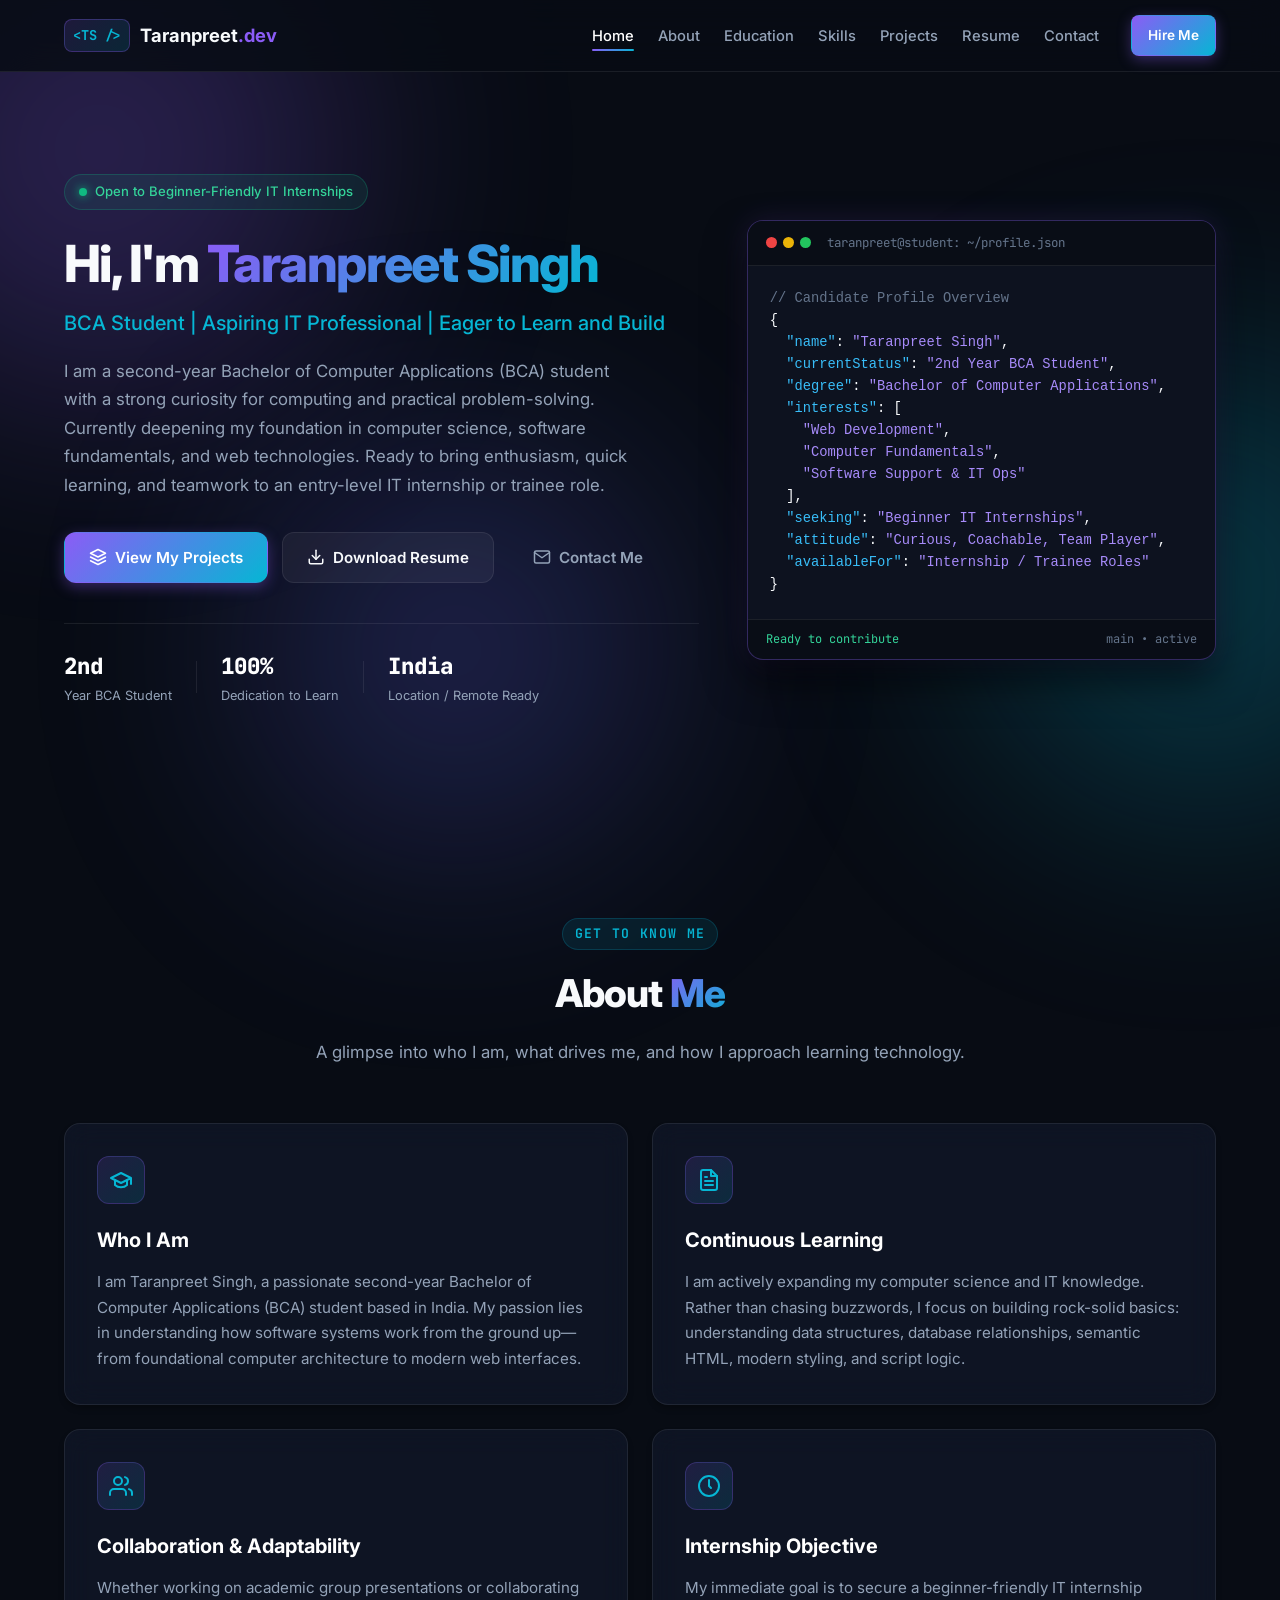
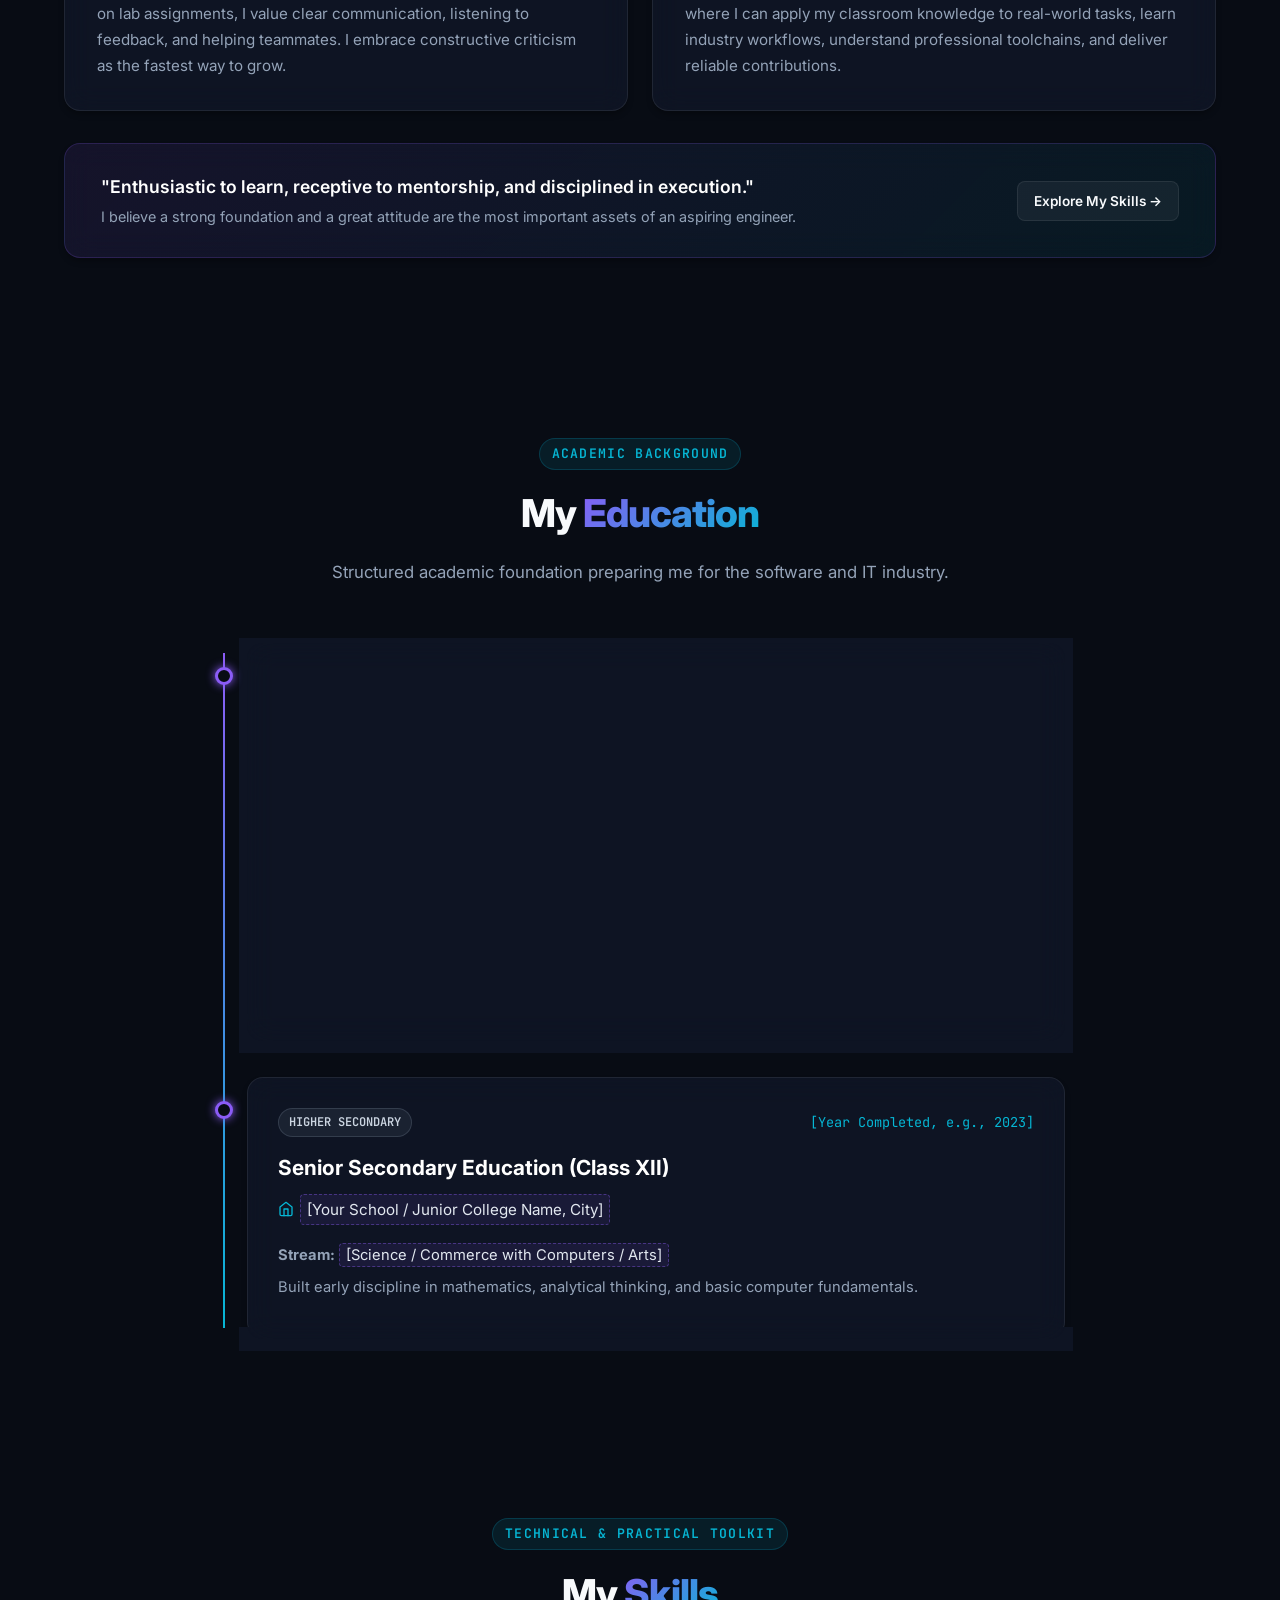
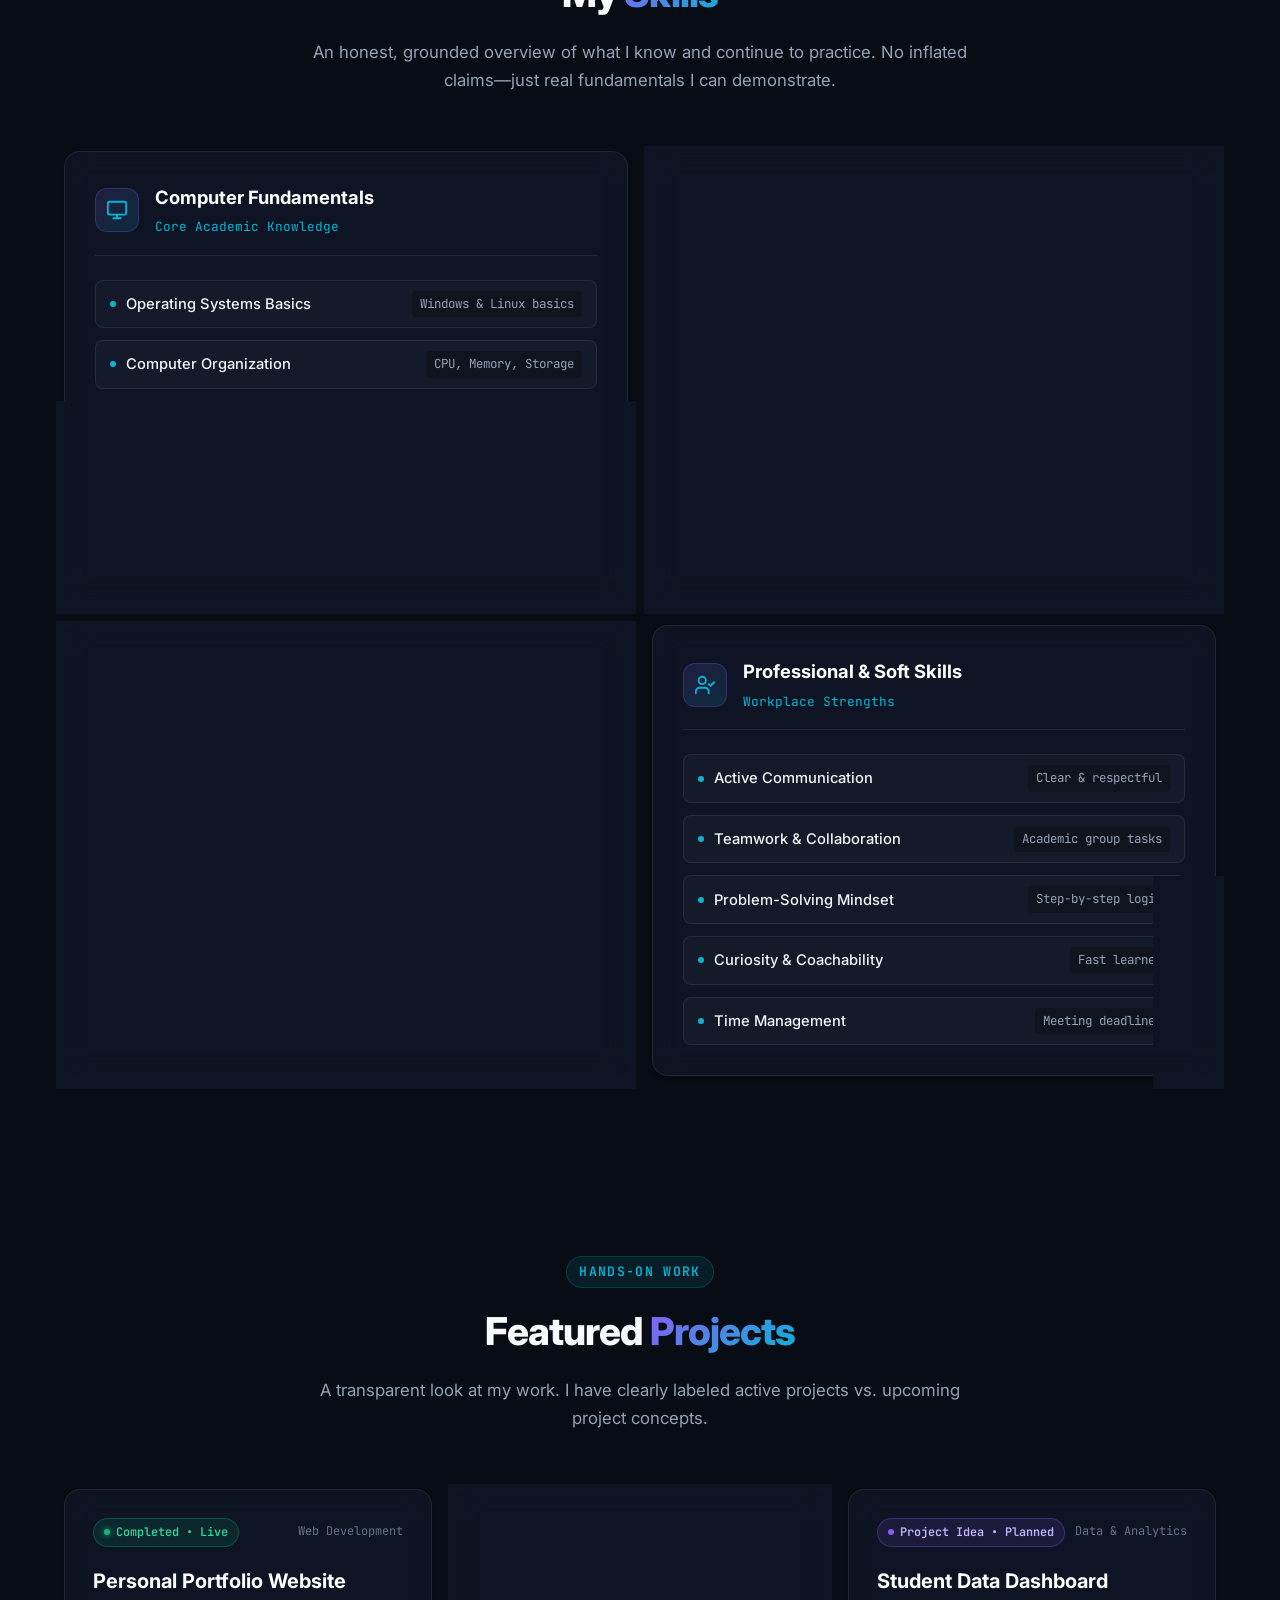
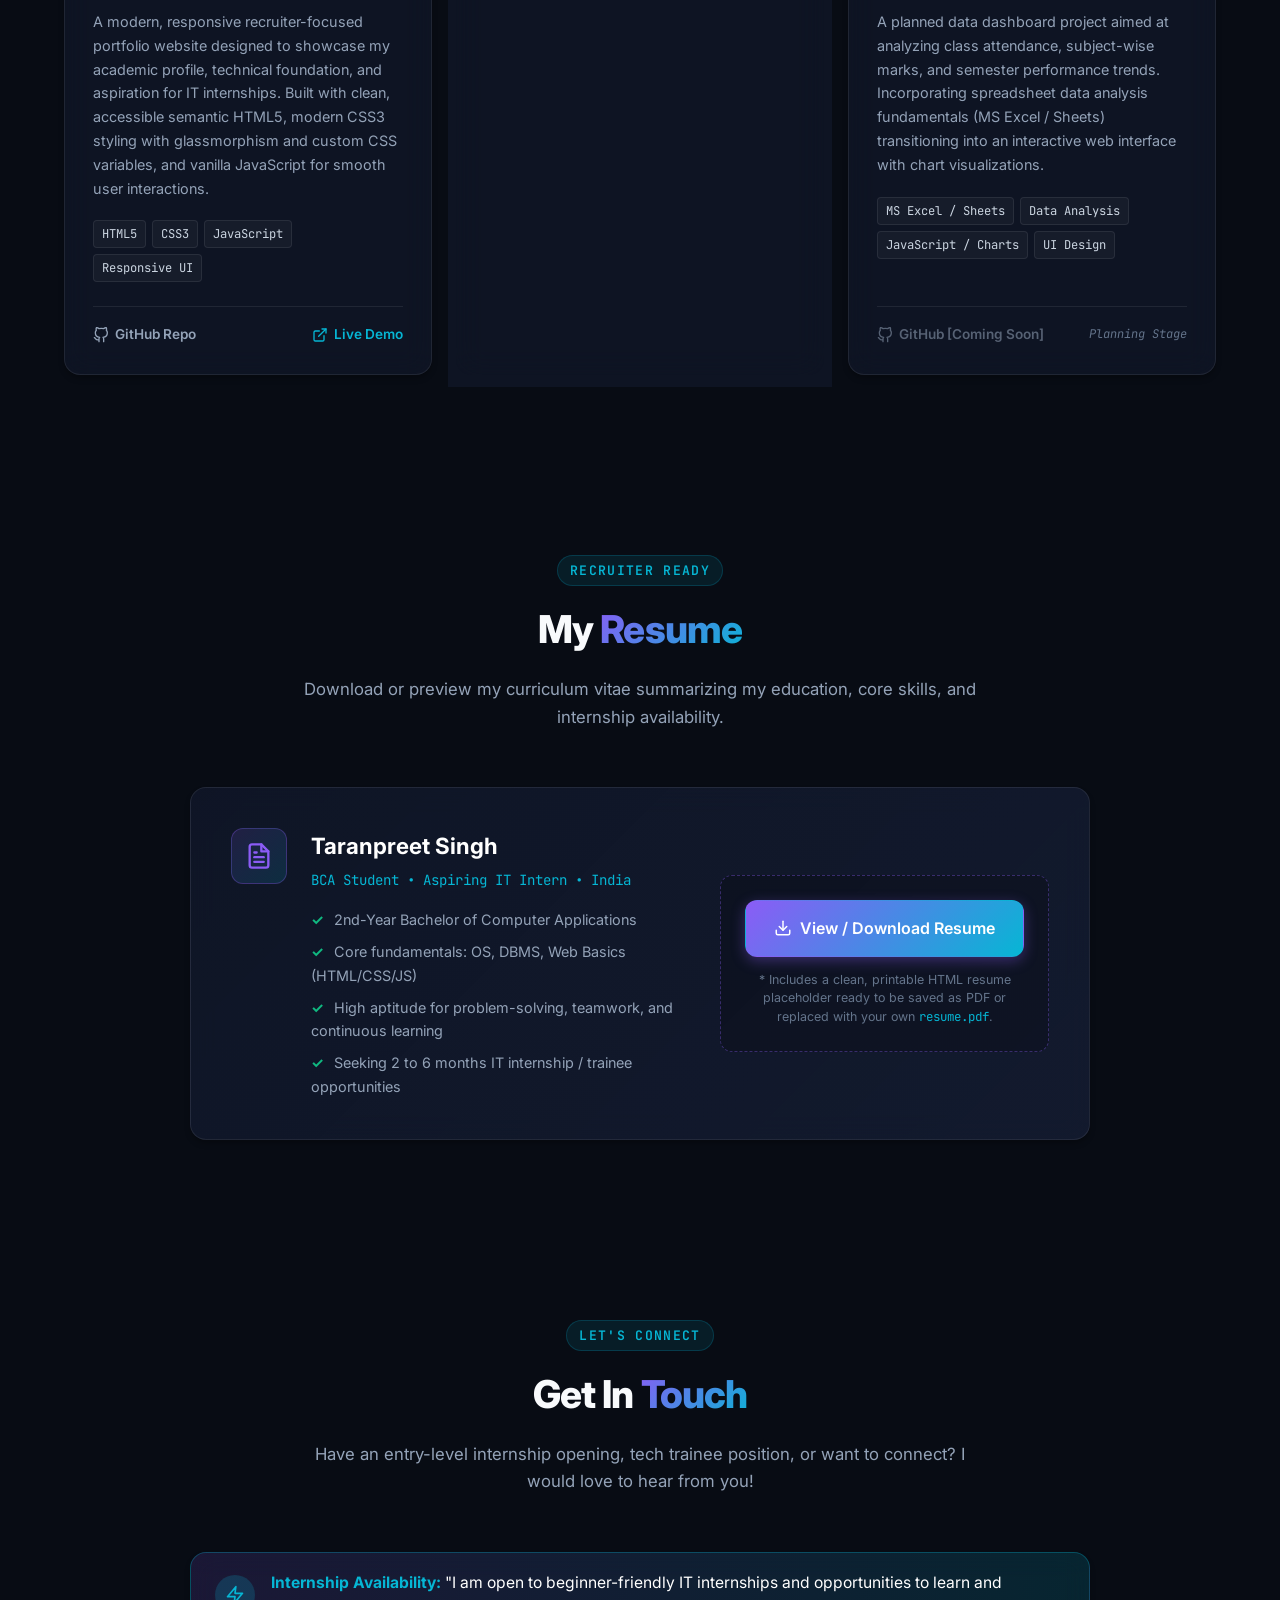
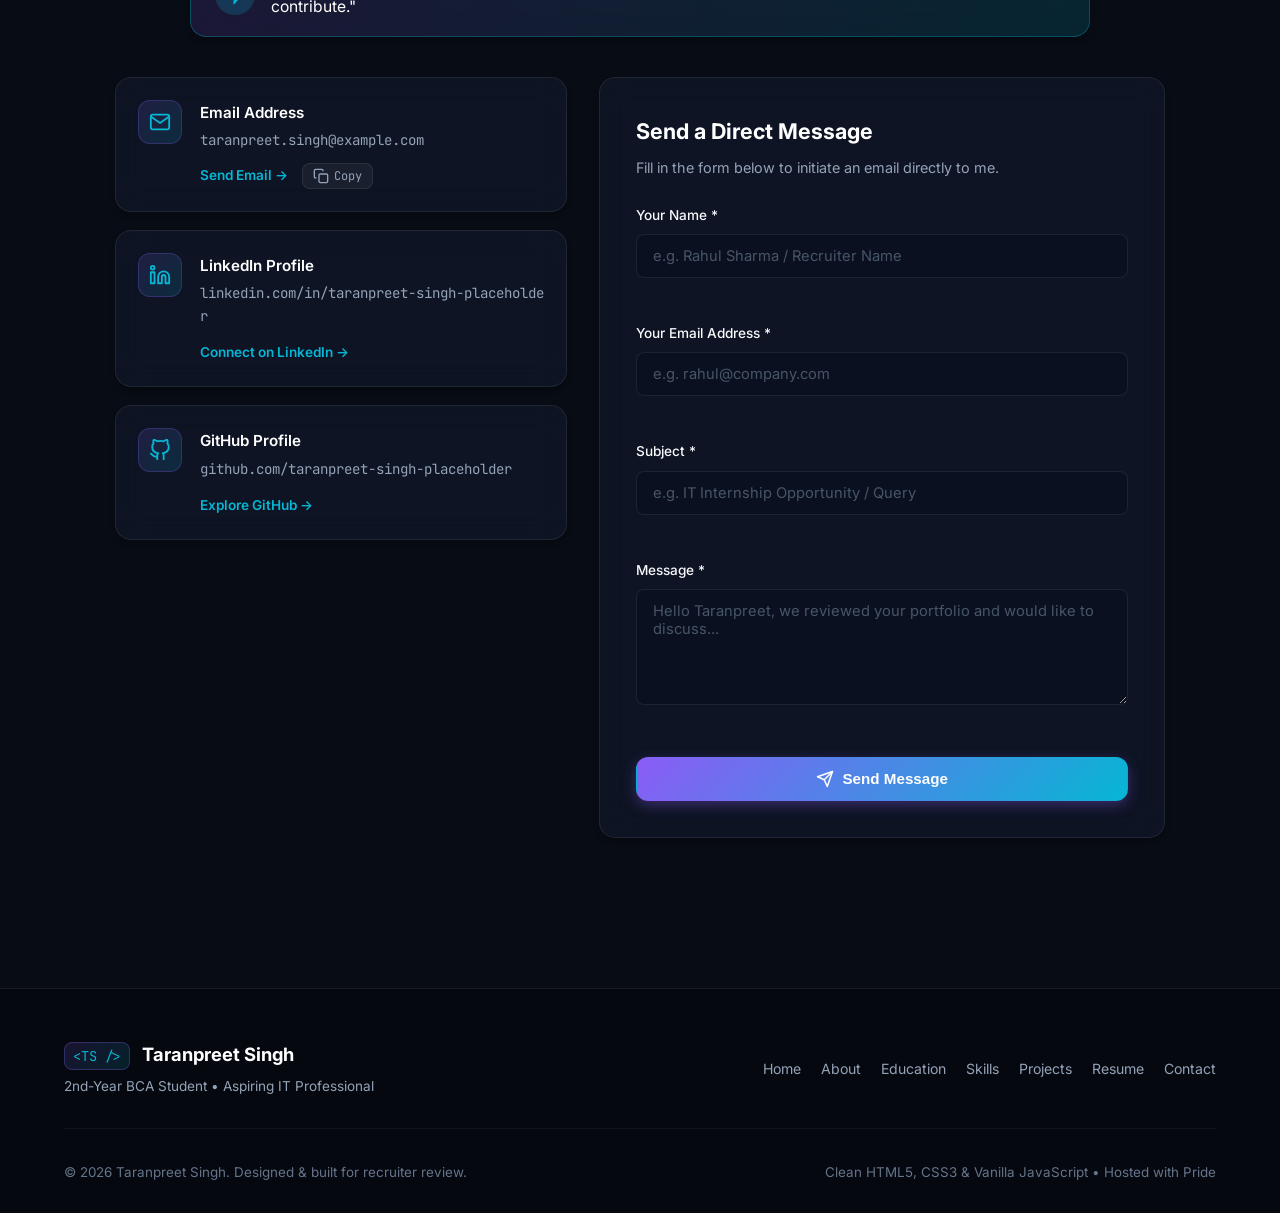
<file: Taran/index.html>
<!DOCTYPE html>
<html lang="en">
<head>
  <meta charset="UTF-8">
  <meta name="viewport" content="width=device-width, initial-scale=1.0">
  <meta http-equiv="X-UA-Compatible" content="ie=edge">
  
  <!-- Primary Meta Tags -->
  <title>Taranpreet Singh | BCA Student & Aspiring IT Professional</title>
  <meta name="title" content="Taranpreet Singh | BCA Student & Aspiring IT Professional">
  <meta name="description" content="Portfolio of Taranpreet Singh, a 2nd-year BCA student seeking beginner-friendly IT internships. Explore my technical skills, academic projects, and contact info.">
  <meta name="keywords" content="Taranpreet Singh, BCA Student, IT Intern, Web Development, Computer Applications, India, Resume, Portfolio">
  <meta name="author" content="Taranpreet Singh">

  <!-- Open Graph / Facebook / LinkedIn -->
  <meta property="og:type" content="website">
  <meta property="og:url" content="https://yourportfolio.com/">
  <meta property="og:title" content="Taranpreet Singh | BCA Student & Aspiring IT Professional">
  <meta property="og:description" content="2nd-year BCA student eager to learn, contribute, and solve real-world problems. Seeking beginner-friendly IT internships.">

  <!-- Google Fonts: Inter & JetBrains Mono -->
  <link rel="preconnect" href="https://fonts.googleapis.com">
  <link rel="preconnect" href="https://fonts.gstatic.com" crossorigin>
  <link href="https://fonts.googleapis.com/css2?family=Inter:wght@300;400;500;600;700;800&family=JetBrains+Mono:wght@400;500;600&display=swap" rel="stylesheet">

  <!-- Main Stylesheet -->
  <link rel="stylesheet" href="css/style.css">
</head>
<body>

  <!-- Background Ambient Glow Blobs -->
  <div class="glow-orb orb-1" aria-hidden="true"></div>
  <div class="glow-orb orb-2" aria-hidden="true"></div>
  <div class="glow-orb orb-3" aria-hidden="true"></div>

  <!-- Header / Navigation -->
  <header class="site-header" id="header">
    <div class="nav-container">
      <a href="#hero" class="nav-brand" aria-label="Taranpreet Singh Home">
        <span class="brand-badge">&lt;TS /&gt;</span>
        <span class="brand-name">Taranpreet<span class="brand-dot">.dev</span></span>
      </a>

      <!-- Desktop Navigation -->
      <nav class="nav-menu" id="navMenu">
        <ul class="nav-links">
          <li><a href="#hero" class="nav-link active">Home</a></li>
          <li><a href="#about" class="nav-link">About</a></li>
          <li><a href="#education" class="nav-link">Education</a></li>
          <li><a href="#skills" class="nav-link">Skills</a></li>
          <li><a href="#projects" class="nav-link">Projects</a></li>
          <li><a href="#resume" class="nav-link">Resume</a></li>
          <li><a href="#contact" class="nav-link">Contact</a></li>
        </ul>
        <div class="nav-cta-wrapper">
          <a href="#contact" class="btn btn-sm btn-primary">Hire Me</a>
        </div>
      </nav>

      <!-- Mobile Hamburger Button -->
      <button class="hamburger-btn" id="hamburgerBtn" aria-label="Toggle navigation menu" aria-expanded="false">
        <span class="hamburger-line"></span>
        <span class="hamburger-line"></span>
        <span class="hamburger-line"></span>
      </button>
    </div>
  </header>

  <!-- Mobile Backdrop Overlay -->
  <div class="menu-overlay" id="menuOverlay" aria-hidden="true"></div>

  <main>
    <!-- 1. Hero Section -->
    <section class="section hero-section" id="hero">
      <div class="container hero-container">
        
        <div class="hero-content">
          <!-- Availability Badge -->
          <div class="status-pill">
            <span class="status-indicator"></span>
            <span class="status-text">Open to Beginner-Friendly IT Internships</span>
          </div>

          <h1 class="hero-title">
            Hi, I'm <span class="gradient-text">Taranpreet Singh</span>
          </h1>

          <h2 class="hero-subtitle">
            BCA Student | Aspiring IT Professional | Eager to Learn and Build
          </h2>

          <p class="hero-description">
            I am a second-year Bachelor of Computer Applications (BCA) student with a strong curiosity for computing and practical problem-solving. Currently deepening my foundation in computer science, software fundamentals, and web technologies. Ready to bring enthusiasm, quick learning, and teamwork to an entry-level IT internship or trainee role.
          </p>

          <!-- Call to Action Buttons -->
          <div class="hero-actions">
            <a href="#projects" class="btn btn-primary">
              <svg class="btn-icon" viewBox="0 0 24 24" fill="none" stroke="currentColor" stroke-width="2" stroke-linecap="round" stroke-linejoin="round">
                <polygon points="12 2 2 7 12 12 22 7 12 2"></polygon>
                <polyline points="2 17 12 22 22 17"></polyline>
                <polyline points="2 12 12 17 22 12"></polyline>
              </svg>
              View My Projects
            </a>

            <a href="#resume" class="btn btn-secondary">
              <svg class="btn-icon" viewBox="0 0 24 24" fill="none" stroke="currentColor" stroke-width="2" stroke-linecap="round" stroke-linejoin="round">
                <path d="M21 15v4a2 2 0 0 1-2 2H5a2 2 0 0 1-2-2v-4"></path>
                <polyline points="7 10 12 15 17 10"></polyline>
                <line x1="12" y1="15" x2="12" y2="3"></line>
              </svg>
              Download Resume
            </a>

            <a href="#contact" class="btn btn-ghost">
              <svg class="btn-icon" viewBox="0 0 24 24" fill="none" stroke="currentColor" stroke-width="2" stroke-linecap="round" stroke-linejoin="round">
                <path d="M4 4h16c1.1 0 2 .9 2 2v12c0 1.1-.9 2-2 2H4c-1.1 0-2-.9-2-2V6c0-1.1.9-2 2-2z"></path>
                <polyline points="22,6 12,13 2,6"></polyline>
              </svg>
              Contact Me
            </a>
          </div>

          <!-- Quick Metrics Bar -->
          <div class="hero-metrics">
            <div class="metric-item">
              <span class="metric-number">2nd</span>
              <span class="metric-label">Year BCA Student</span>
            </div>
            <div class="metric-divider"></div>
            <div class="metric-item">
              <span class="metric-number">100%</span>
              <span class="metric-label">Dedication to Learn</span>
            </div>
            <div class="metric-divider"></div>
            <div class="metric-item">
              <span class="metric-number">India</span>
              <span class="metric-label">Location / Remote Ready</span>
            </div>
          </div>
        </div>

        <!-- Hero Visual: Tech Terminal Card -->
        <div class="hero-visual">
          <div class="code-terminal-card">
            <div class="terminal-header">
              <div class="terminal-dots">
                <span class="dot dot-red"></span>
                <span class="dot dot-yellow"></span>
                <span class="dot dot-green"></span>
              </div>
              <div class="terminal-title">taranpreet@student: ~/profile.json</div>
            </div>
            <div class="terminal-body">
              <pre><code><span class="code-comment">// Candidate Profile Overview</span>
{
  <span class="code-key">"name"</span>: <span class="code-string">"Taranpreet Singh"</span>,
  <span class="code-key">"currentStatus"</span>: <span class="code-string">"2nd Year BCA Student"</span>,
  <span class="code-key">"degree"</span>: <span class="code-string">"Bachelor of Computer Applications"</span>,
  <span class="code-key">"interests"</span>: [
    <span class="code-string">"Web Development"</span>,
    <span class="code-string">"Computer Fundamentals"</span>,
    <span class="code-string">"Software Support & IT Ops"</span>
  ],
  <span class="code-key">"seeking"</span>: <span class="code-string">"Beginner IT Internships"</span>,
  <span class="code-key">"attitude"</span>: <span class="code-string">"Curious, Coachable, Team Player"</span>,
  <span class="code-key">"availableFor"</span>: <span class="code-string">"Internship / Trainee Roles"</span>
}</code></pre>
            </div>
            <div class="terminal-footer">
              <span class="terminal-tag">Ready to contribute</span>
              <span class="terminal-branch">main &bull; active</span>
            </div>
          </div>
        </div>

      </div>
    </section>

    <!-- 2. About Me Section -->
    <section class="section about-section" id="about">
      <div class="container">
        
        <div class="section-header">
          <p class="section-tag">Get To Know Me</p>
          <h2 class="section-title">About <span class="gradient-text">Me</span></h2>
          <p class="section-subtitle">A glimpse into who I am, what drives me, and how I approach learning technology.</p>
        </div>

        <div class="about-grid">
          
          <div class="about-card glass-card">
            <div class="card-icon-box">
              <svg viewBox="0 0 24 24" fill="none" stroke="currentColor" stroke-width="2" stroke-linecap="round" stroke-linejoin="round">
                <path d="M22 10v6M2 10l10-5 10 5-10 5z"></path>
                <path d="M6 12v5c3 3 9 3 12 0v-5"></path>
              </svg>
            </div>
            <h3 class="card-title">Who I Am</h3>
            <p class="card-text">
              I am Taranpreet Singh, a passionate second-year Bachelor of Computer Applications (BCA) student based in India. My passion lies in understanding how software systems work from the ground up—from foundational computer architecture to modern web interfaces.
            </p>
          </div>

          <div class="about-card glass-card">
            <div class="card-icon-box">
              <svg viewBox="0 0 24 24" fill="none" stroke="currentColor" stroke-width="2" stroke-linecap="round" stroke-linejoin="round">
                <path d="M14 2H6a2 2 0 0 0-2 2v16a2 2 0 0 0 2 2h12a2 2 0 0 0 2-2V8z"></path>
                <polyline points="14 2 14 8 20 8"></polyline>
                <line x1="16" y1="13" x2="8" y2="13"></line>
                <line x1="16" y1="17" x2="8" y2="17"></line>
                <polyline points="10 9 9 9 8 9"></polyline>
              </svg>
            </div>
            <h3 class="card-title">Continuous Learning</h3>
            <p class="card-text">
              I am actively expanding my computer science and IT knowledge. Rather than chasing buzzwords, I focus on building rock-solid basics: understanding data structures, database relationships, semantic HTML, modern styling, and script logic.
            </p>
          </div>

          <div class="about-card glass-card">
            <div class="card-icon-box">
              <svg viewBox="0 0 24 24" fill="none" stroke="currentColor" stroke-width="2" stroke-linecap="round" stroke-linejoin="round">
                <path d="M17 21v-2a4 4 0 0 0-4-4H5a4 4 0 0 0-4 4v2"></path>
                <circle cx="9" cy="7" r="4"></circle>
                <path d="M23 21v-2a4 4 0 0 0-3-3.87"></path>
                <path d="M16 3.13a4 4 0 0 1 0 7.75"></path>
              </svg>
            </div>
            <h3 class="card-title">Collaboration & Adaptability</h3>
            <p class="card-text">
              Whether working on academic group presentations or collaborating on lab assignments, I value clear communication, listening to feedback, and helping teammates. I embrace constructive criticism as the fastest way to grow.
            </p>
          </div>

          <div class="about-card glass-card">
            <div class="card-icon-box">
              <svg viewBox="0 0 24 24" fill="none" stroke="currentColor" stroke-width="2" stroke-linecap="round" stroke-linejoin="round">
                <circle cx="12" cy="12" r="10"></circle>
                <polyline points="12 6 12 12 14 14"></polyline>
              </svg>
            </div>
            <h3 class="card-title">Internship Objective</h3>
            <p class="card-text">
              My immediate goal is to secure a beginner-friendly IT internship where I can apply my classroom knowledge to real-world tasks, learn industry workflows, understand professional toolchains, and deliver reliable contributions.
            </p>
          </div>

        </div>

        <!-- Highlight Quote Banner -->
        <div class="about-banner glass-card">
          <div class="banner-content">
            <h4 class="banner-heading">"Enthusiastic to learn, receptive to mentorship, and disciplined in execution."</h4>
            <p class="banner-subtext">I believe a strong foundation and a great attitude are the most important assets of an aspiring engineer.</p>
          </div>
          <div class="banner-action">
            <a href="#skills" class="btn btn-sm btn-secondary">Explore My Skills &rarr;</a>
          </div>
        </div>

      </div>
    </section>

    <!-- 3. Education Section -->
    <section class="section education-section" id="education">
      <div class="container">
        
        <div class="section-header">
          <p class="section-tag">Academic Background</p>
          <h2 class="section-title">My <span class="gradient-text">Education</span></h2>
          <p class="section-subtitle">Structured academic foundation preparing me for the software and IT industry.</p>
        </div>

        <div class="timeline">
          
          <!-- Timeline Item 1: BCA -->
          <div class="timeline-item">
            <div class="timeline-dot"></div>
            <div class="timeline-card glass-card">
              <div class="timeline-badge-row">
                <span class="badge badge-primary">Currently Pursuing</span>
                <!-- EDITABLE PLACEHOLDER: Expected graduation year -->
                <span class="timeline-year">2024 &ndash; [Expected: 2026/2027]</span>
              </div>
              
              <h3 class="timeline-degree">Bachelor of Computer Applications (BCA)</h3>
              
              <!-- EDITABLE PLACEHOLDER: College/University name & location -->
              <p class="timeline-institution">
                <svg class="icon-inline" viewBox="0 0 24 24" fill="none" stroke="currentColor" stroke-width="2" stroke-linecap="round" stroke-linejoin="round">
                  <path d="M3 9l9-7 9 7v11a2 2 0 0 1-2 2H5a2 2 0 0 1-2-2z"></path>
                  <polyline points="9 22 9 12 15 12 15 22"></polyline>
                </svg>
                <span class="placeholder-text">[Your College / University Name, City, India]</span>
              </p>

              <div class="timeline-details">
                <p><strong>Current Standing:</strong> Second Year (3rd / 4th Semester)</p>
                <p><strong>Key Areas of Study:</strong></p>
                <div class="coursework-tags">
                  <span class="course-tag">Computer Fundamentals</span>
                  <span class="course-tag">C / C++ Programming Basics</span>
                  <span class="course-tag">Data Structures Basics</span>
                  <span class="course-tag">Database Management (DBMS)</span>
                  <span class="course-tag">Web Design Foundations</span>
                  <span class="course-tag">Operating Systems Basics</span>
                </div>
              </div>

              <div class="placeholder-tip">
                <svg class="icon-small" viewBox="0 0 24 24" fill="none" stroke="currentColor" stroke-width="2"><circle cx="12" cy="12" r="10"></circle><line x1="12" y1="16" x2="12" y2="12"></line><line x1="12" y1="8" x2="12.01" y2="8"></line></svg>
                <span>Edit your college name and exact passing year in <code>index.html</code> (search for <code>[Your College</code>).</span>
              </div>
            </div>
          </div>

          <!-- Timeline Item 2: High School / Intermediate -->
          <div class="timeline-item">
            <div class="timeline-dot"></div>
            <div class="timeline-card glass-card">
              <div class="timeline-badge-row">
                <span class="badge badge-secondary">Higher Secondary</span>
                <!-- EDITABLE PLACEHOLDER: 12th year -->
                <span class="timeline-year">[Year Completed, e.g., 2023]</span>
              </div>
              
              <h3 class="timeline-degree">Senior Secondary Education (Class XII)</h3>
              
              <!-- EDITABLE PLACEHOLDER: School Name -->
              <p class="timeline-institution">
                <svg class="icon-inline" viewBox="0 0 24 24" fill="none" stroke="currentColor" stroke-width="2" stroke-linecap="round" stroke-linejoin="round">
                  <path d="M3 9l9-7 9 7v11a2 2 0 0 1-2 2H5a2 2 0 0 1-2-2z"></path>
                  <polyline points="9 22 9 12 15 12 15 22"></polyline>
                </svg>
                <span class="placeholder-text">[Your School / Junior College Name, City]</span>
              </p>

              <div class="timeline-details">
                <p><strong>Stream:</strong> <span class="placeholder-text">[Science / Commerce with Computers / Arts]</span></p>
                <p>Built early discipline in mathematics, analytical thinking, and basic computer fundamentals.</p>
              </div>
            </div>
          </div>

        </div>

      </div>
    </section>

    <!-- 4. Skills Section -->
    <section class="section skills-section" id="skills">
      <div class="container">
        
        <div class="section-header">
          <p class="section-tag">Technical & Practical Toolkit</p>
          <h2 class="section-title">My <span class="gradient-text">Skills</span></h2>
          <p class="section-subtitle">
            An honest, grounded overview of what I know and continue to practice. No inflated claims—just real fundamentals I can demonstrate.
          </p>
        </div>

        <div class="skills-grid">
          
          <!-- Category 1: Computer Fundamentals -->
          <div class="skill-category-card glass-card">
            <div class="category-header">
              <div class="cat-icon-wrapper">
                <svg viewBox="0 0 24 24" fill="none" stroke="currentColor" stroke-width="2" stroke-linecap="round" stroke-linejoin="round">
                  <rect x="2" y="3" width="20" height="14" rx="2" ry="2"></rect>
                  <line x1="8" y1="21" x2="16" y2="21"></line>
                  <line x1="12" y1="17" x2="12" y2="21"></line>
                </svg>
              </div>
              <div>
                <h3 class="cat-title">Computer Fundamentals</h3>
                <span class="cat-level">Core Academic Knowledge</span>
              </div>
            </div>

            <ul class="skill-pill-list">
              <li class="skill-pill">
                <span class="pill-dot"></span>
                <span class="pill-name">Operating Systems Basics</span>
                <span class="pill-badge">Windows &amp; Linux basics</span>
              </li>
              <li class="skill-pill">
                <span class="pill-dot"></span>
                <span class="pill-name">Computer Organization</span>
                <span class="pill-badge">CPU, Memory, Storage</span>
              </li>
              <li class="skill-pill">
                <span class="pill-dot"></span>
                <span class="pill-name">Data Structures Concepts</span>
                <span class="pill-badge">Arrays, Lists, Stacks</span>
              </li>
              <li class="skill-pill">
                <span class="pill-dot"></span>
                <span class="pill-name">Database Fundamentals</span>
                <span class="pill-badge">RDBMS &amp; SQL Basics</span>
              </li>
              <li class="skill-pill">
                <span class="pill-dot"></span>
                <span class="pill-name">Networking Fundamentals</span>
                <span class="pill-badge">IP, DNS, HTTP/HTTPS</span>
              </li>
            </ul>
          </div>

          <!-- Category 2: Web Foundations -->
          <div class="skill-category-card glass-card">
            <div class="category-header">
              <div class="cat-icon-wrapper">
                <svg viewBox="0 0 24 24" fill="none" stroke="currentColor" stroke-width="2" stroke-linecap="round" stroke-linejoin="round">
                  <polyline points="16 18 22 12 16 6"></polyline>
                  <polyline points="8 6 2 12 8 18"></polyline>
                </svg>
              </div>
              <div>
                <h3 class="cat-title">Web Technologies</h3>
                <span class="cat-level">Practical &amp; Developing</span>
              </div>
            </div>

            <ul class="skill-pill-list">
              <li class="skill-pill">
                <span class="pill-dot"></span>
                <span class="pill-name">HTML5</span>
                <span class="pill-badge">Semantic markup</span>
              </li>
              <li class="skill-pill">
                <span class="pill-dot"></span>
                <span class="pill-name">CSS3</span>
                <span class="pill-badge">Flexbox, Grid, Responsive</span>
              </li>
              <li class="skill-pill">
                <span class="pill-dot"></span>
                <span class="pill-name">JavaScript Basics</span>
                <span class="pill-badge">Syntax, DOM, Events</span>
              </li>
              <li class="skill-pill">
                <span class="pill-dot"></span>
                <span class="pill-name">Responsive Design</span>
                <span class="pill-badge">Mobile-first layouts</span>
              </li>
              <li class="skill-pill">
                <span class="pill-dot"></span>
                <span class="pill-name">Browser DevTools</span>
                <span class="pill-badge">Inspecting &amp; Debugging</span>
              </li>
            </ul>
          </div>

          <!-- Category 3: Office & Productivity Tools -->
          <div class="skill-category-card glass-card">
            <div class="category-header">
              <div class="cat-icon-wrapper">
                <svg viewBox="0 0 24 24" fill="none" stroke="currentColor" stroke-width="2" stroke-linecap="round" stroke-linejoin="round">
                  <path d="M14 2H6a2 2 0 0 0-2 2v16a2 2 0 0 0 2 2h12a2 2 0 0 0 2-2V8z"></path>
                  <polyline points="14 2 14 8 20 8"></polyline>
                  <line x1="8" y1="13" x2="16" y2="13"></line>
                  <line x1="8" y1="17" x2="16" y2="17"></line>
                </svg>
              </div>
              <div>
                <h3 class="cat-title">Productivity &amp; Tools</h3>
                <span class="cat-level">Daily Practical Use</span>
              </div>
            </div>

            <ul class="skill-pill-list">
              <li class="skill-pill">
                <span class="pill-dot"></span>
                <span class="pill-name">MS Excel &amp; Google Sheets</span>
                <span class="pill-badge">Formulas, Tables, Filters</span>
              </li>
              <li class="skill-pill">
                <span class="pill-dot"></span>
                <span class="pill-name">MS Word &amp; Docs</span>
                <span class="pill-badge">Documentation &amp; Reports</span>
              </li>
              <li class="skill-pill">
                <span class="pill-dot"></span>
                <span class="pill-name">MS PowerPoint &amp; Slides</span>
                <span class="pill-badge">Academic Presentations</span>
              </li>
              <li class="skill-pill">
                <span class="pill-dot"></span>
                <span class="pill-name">VS Code</span>
                <span class="pill-badge">Primary Code Editor</span>
              </li>
              <li class="skill-pill">
                <span class="pill-dot"></span>
                <span class="pill-name">Git &amp; GitHub (Basics)</span>
                <span class="pill-badge">Cloning, Commits, Push</span>
              </li>
            </ul>
          </div>

          <!-- Category 4: Soft Skills & Teamwork -->
          <div class="skill-category-card glass-card">
            <div class="category-header">
              <div class="cat-icon-wrapper">
                <svg viewBox="0 0 24 24" fill="none" stroke="currentColor" stroke-width="2" stroke-linecap="round" stroke-linejoin="round">
                  <path d="M16 21v-2a4 4 0 0 0-4-4H6a4 4 0 0 0-4 4v2"></path>
                  <circle cx="9" cy="7" r="4"></circle>
                  <polyline points="16 11 18 13 22 9"></polyline>
                </svg>
              </div>
              <div>
                <h3 class="cat-title">Professional &amp; Soft Skills</h3>
                <span class="cat-level">Workplace Strengths</span>
              </div>
            </div>

            <ul class="skill-pill-list">
              <li class="skill-pill">
                <span class="pill-dot"></span>
                <span class="pill-name">Active Communication</span>
                <span class="pill-badge">Clear &amp; respectful</span>
              </li>
              <li class="skill-pill">
                <span class="pill-dot"></span>
                <span class="pill-name">Teamwork &amp; Collaboration</span>
                <span class="pill-badge">Academic group tasks</span>
              </li>
              <li class="skill-pill">
                <span class="pill-dot"></span>
                <span class="pill-name">Problem-Solving Mindset</span>
                <span class="pill-badge">Step-by-step logic</span>
              </li>
              <li class="skill-pill">
                <span class="pill-dot"></span>
                <span class="pill-name">Curiosity &amp; Coachability</span>
                <span class="pill-badge">Fast learner</span>
              </li>
              <li class="skill-pill">
                <span class="pill-dot"></span>
                <span class="pill-name">Time Management</span>
                <span class="pill-badge">Meeting deadlines</span>
              </li>
            </ul>
          </div>

        </div>

      </div>
    </section>

    <!-- 5. Projects Section -->
    <section class="section projects-section" id="projects">
      <div class="container">
        
        <div class="section-header">
          <p class="section-tag">Hands-on Work</p>
          <h2 class="section-title">Featured <span class="gradient-text">Projects</span></h2>
          <p class="section-subtitle">
            A transparent look at my work. I have clearly labeled active projects vs. upcoming project concepts.
          </p>
        </div>

        <div class="projects-grid">
          
          <!-- Project 1: Personal Portfolio Website (Completed) -->
          <article class="project-card glass-card">
            <div class="project-card-header">
              <div class="project-status-badge status-completed">
                <span class="badge-dot"></span>
                Completed &bull; Live
              </div>
              <span class="project-category">Web Development</span>
            </div>

            <div class="project-body">
              <h3 class="project-title">Personal Portfolio Website</h3>
              <p class="project-description">
                A modern, responsive recruiter-focused portfolio website designed to showcase my academic profile, technical foundation, and aspiration for IT internships. Built with clean, accessible semantic HTML5, modern CSS3 styling with glassmorphism and custom CSS variables, and vanilla JavaScript for smooth user interactions.
              </p>

              <div class="project-tags">
                <span class="tech-tag">HTML5</span>
                <span class="tech-tag">CSS3</span>
                <span class="tech-tag">JavaScript</span>
                <span class="tech-tag">Responsive UI</span>
              </div>
            </div>

            <div class="project-footer">
              <!-- EDITABLE PLACEHOLDER: GitHub repo link -->
              <a href="https://github.com/taranpreet-singh-placeholder/portfolio" target="_blank" rel="noopener noreferrer" class="project-link" title="View Source on GitHub">
                <svg viewBox="0 0 24 24" fill="none" stroke="currentColor" stroke-width="2" stroke-linecap="round" stroke-linejoin="round">
                  <path d="M9 19c-5 1.5-5-2.5-7-3m14 6v-3.87a3.37 3.37 0 0 0-.94-2.61c3.14-.35 6.44-1.54 6.44-7A5.44 5.44 0 0 0 20 4.77 5.07 5.07 0 0 0 19.91 1S18.73.65 16 2.48a13.38 13.38 0 0 0-7 0C6.27.65 5.09 1 5.09 1A5.07 5.07 0 0 0 5 4.77a5.44 5.44 0 0 0-1.5 3.78c0 5.42 3.3 6.61 6.44 7A3.37 3.37 0 0 0 9 18.13V22"></path>
                </svg>
                GitHub Repo
              </a>

              <a href="#hero" class="project-link project-link-accent" title="Current Website">
                <svg viewBox="0 0 24 24" fill="none" stroke="currentColor" stroke-width="2" stroke-linecap="round" stroke-linejoin="round">
                  <path d="M18 13v6a2 2 0 0 1-2 2H5a2 2 0 0 1-2-2V8a2 2 0 0 1 2-2h6"></path>
                  <polyline points="15 3 21 3 21 9"></polyline>
                  <line x1="10" y1="14" x2="21" y2="3"></line>
                </svg>
                Live Demo
              </a>
            </div>
          </article>

          <!-- Project 2: Student Task Planner (Idea / In Progress) -->
          <article class="project-card glass-card">
            <div class="project-card-header">
              <div class="project-status-badge status-in-progress">
                <span class="badge-dot"></span>
                Project Idea &bull; In Development
              </div>
              <span class="project-category">Productivity App</span>
            </div>

            <div class="project-body">
              <h3 class="project-title">Student Task Planner</h3>
              <p class="project-description">
                A lightweight task and deadline manager conceived to help college students track upcoming assignment dates, internal lab assessments, and exam study targets. Designed to utilize browser LocalStorage for persistence without requiring a backend server.
              </p>

              <div class="project-tags">
                <span class="tech-tag">HTML5</span>
                <span class="tech-tag">CSS3</span>
                <span class="tech-tag">JavaScript (DOM)</span>
                <span class="tech-tag">LocalStorage</span>
              </div>
            </div>

            <div class="project-footer">
              <!-- EDITABLE PLACEHOLDER: GitHub repo link -->
              <a href="#projects" class="project-link project-link-disabled" title="Repository will be linked upon initial commit">
                <svg viewBox="0 0 24 24" fill="none" stroke="currentColor" stroke-width="2" stroke-linecap="round" stroke-linejoin="round">
                  <path d="M9 19c-5 1.5-5-2.5-7-3m14 6v-3.87a3.37 3.37 0 0 0-.94-2.61c3.14-.35 6.44-1.54 6.44-7A5.44 5.44 0 0 0 20 4.77 5.07 5.07 0 0 0 19.91 1S18.73.65 16 2.48a13.38 13.38 0 0 0-7 0C6.27.65 5.09 1 5.09 1A5.07 5.07 0 0 0 5 4.77a5.44 5.44 0 0 0-1.5 3.78c0 5.42 3.3 6.61 6.44 7A3.37 3.37 0 0 0 9 18.13V22"></path>
                </svg>
                GitHub [Coming Soon]
              </a>

              <span class="project-link-badge">Concept Stage</span>
            </div>
          </article>

          <!-- Project 3: Student Data Dashboard (Idea / Concept) -->
          <article class="project-card glass-card">
            <div class="project-card-header">
              <div class="project-status-badge status-concept">
                <span class="badge-dot"></span>
                Project Idea &bull; Planned
              </div>
              <span class="project-category">Data &amp; Analytics</span>
            </div>

            <div class="project-body">
              <h3 class="project-title">Student Data Dashboard</h3>
              <p class="project-description">
                A planned data dashboard project aimed at analyzing class attendance, subject-wise marks, and semester performance trends. Incorporating spreadsheet data analysis fundamentals (MS Excel / Sheets) transitioning into an interactive web interface with chart visualizations.
              </p>

              <div class="project-tags">
                <span class="tech-tag">MS Excel / Sheets</span>
                <span class="tech-tag">Data Analysis</span>
                <span class="tech-tag">JavaScript / Charts</span>
                <span class="tech-tag">UI Design</span>
              </div>
            </div>

            <div class="project-footer">
              <!-- EDITABLE PLACEHOLDER: GitHub repo link -->
              <a href="#projects" class="project-link project-link-disabled" title="Repository will be linked upon initial commit">
                <svg viewBox="0 0 24 24" fill="none" stroke="currentColor" stroke-width="2" stroke-linecap="round" stroke-linejoin="round">
                  <path d="M9 19c-5 1.5-5-2.5-7-3m14 6v-3.87a3.37 3.37 0 0 0-.94-2.61c3.14-.35 6.44-1.54 6.44-7A5.44 5.44 0 0 0 20 4.77 5.07 5.07 0 0 0 19.91 1S18.73.65 16 2.48a13.38 13.38 0 0 0-7 0C6.27.65 5.09 1 5.09 1A5.07 5.07 0 0 0 5 4.77a5.44 5.44 0 0 0-1.5 3.78c0 5.42 3.3 6.61 6.44 7A3.37 3.37 0 0 0 9 18.13V22"></path>
                </svg>
                GitHub [Coming Soon]
              </a>

              <span class="project-link-badge">Planning Stage</span>
            </div>
          </article>

        </div>

      </div>
    </section>

    <!-- 6. Resume Section -->
    <section class="section resume-section" id="resume">
      <div class="container">
        
        <div class="section-header">
          <p class="section-tag">Recruiter Ready</p>
          <h2 class="section-title">My <span class="gradient-text">Resume</span></h2>
          <p class="section-subtitle">
            Download or preview my curriculum vitae summarizing my education, core skills, and internship availability.
          </p>
        </div>

        <div class="resume-wrapper glass-card">
          <div class="resume-info">
            <div class="resume-icon-badge">
              <svg viewBox="0 0 24 24" fill="none" stroke="currentColor" stroke-width="2" stroke-linecap="round" stroke-linejoin="round">
                <path d="M14 2H6a2 2 0 0 0-2 2v16a2 2 0 0 0 2 2h12a2 2 0 0 0 2-2V8z"></path>
                <polyline points="14 2 14 8 20 8"></polyline>
                <line x1="16" y1="13" x2="8" y2="13"></line>
                <line x1="16" y1="17" x2="8" y2="17"></line>
                <polyline points="10 9 9 9 8 9"></polyline>
              </svg>
            </div>
            
            <div class="resume-text-content">
              <h3 class="resume-candidate-name">Taranpreet Singh</h3>
              <p class="resume-candidate-title">BCA Student &bull; Aspiring IT Intern &bull; India</p>
              
              <ul class="resume-highlights">
                <li><span class="check-icon">&#10003;</span> 2nd-Year Bachelor of Computer Applications</li>
                <li><span class="check-icon">&#10003;</span> Core fundamentals: OS, DBMS, Web Basics (HTML/CSS/JS)</li>
                <li><span class="check-icon">&#10003;</span> High aptitude for problem-solving, teamwork, and continuous learning</li>
                <li><span class="check-icon">&#10003;</span> Seeking 2 to 6 months IT internship / trainee opportunities</li>
              </ul>
            </div>
          </div>

          <div class="resume-action-box">
            <!-- EDITABLE PLACEHOLDER: Replace 'assets/resume-sample.html' with 'assets/resume.pdf' when available -->
            <a href="assets/resume-sample.html" target="_blank" class="btn btn-primary btn-lg" id="downloadResumeBtn">
              <svg class="btn-icon" viewBox="0 0 24 24" fill="none" stroke="currentColor" stroke-width="2" stroke-linecap="round" stroke-linejoin="round">
                <path d="M21 15v4a2 2 0 0 1-2 2H5a2 2 0 0 1-2-2v-4"></path>
                <polyline points="7 10 12 15 17 10"></polyline>
                <line x1="12" y1="15" x2="12" y2="3"></line>
              </svg>
              View / Download Resume
            </a>
            
            <p class="resume-note">
              <span>* Includes a clean, printable HTML resume placeholder ready to be saved as PDF or replaced with your own <code>resume.pdf</code>.</span>
            </p>
          </div>
        </div>

      </div>
    </section>

    <!-- 7. Contact Section -->
    <section class="section contact-section" id="contact">
      <div class="container">
        
        <div class="section-header">
          <p class="section-tag">Let's Connect</p>
          <h2 class="section-title">Get In <span class="gradient-text">Touch</span></h2>
          <p class="section-subtitle">
            Have an entry-level internship opening, tech trainee position, or want to connect? I would love to hear from you!
          </p>
        </div>

        <!-- Recruiter Message Banner -->
        <div class="recruiter-banner glass-card">
          <div class="banner-icon-pulse">
            <svg viewBox="0 0 24 24" fill="none" stroke="currentColor" stroke-width="2" stroke-linecap="round" stroke-linejoin="round">
              <polygon points="13 2 3 14 12 14 11 22 21 10 12 10 13 2"></polygon>
            </svg>
          </div>
          <p class="recruiter-statement">
            <strong>Internship Availability:</strong> "I am open to beginner-friendly IT internships and opportunities to learn and contribute."
          </p>
        </div>

        <div class="contact-grid">
          
          <!-- Contact Info Cards -->
          <div class="contact-info-column">
            
            <!-- Email Item -->
            <div class="contact-card glass-card">
              <div class="contact-icon-box">
                <svg viewBox="0 0 24 24" fill="none" stroke="currentColor" stroke-width="2" stroke-linecap="round" stroke-linejoin="round">
                  <path d="M4 4h16c1.1 0 2 .9 2 2v12c0 1.1-.9 2-2 2H4c-1.1 0-2-.9-2-2V6c0-1.1.9-2 2-2z"></path>
                  <polyline points="22,6 12,13 2,6"></polyline>
                </svg>
              </div>
              <div class="contact-card-content">
                <h4 class="contact-method-title">Email Address</h4>
                <!-- EDITABLE PLACEHOLDER: Your email -->
                <p class="contact-method-value" id="userEmailText">taranpreet.singh@example.com</p>
                <div class="contact-card-actions">
                  <a href="mailto:taranpreet.singh@example.com" class="btn-text-link">Send Email &rarr;</a>
                  <button class="btn-copy" id="copyEmailBtn" title="Copy email address to clipboard">
                    <svg class="icon-small" viewBox="0 0 24 24" fill="none" stroke="currentColor" stroke-width="2">
                      <rect x="9" y="9" width="13" height="13" rx="2" ry="2"></rect>
                      <path d="M5 15H4a2 2 0 0 1-2-2V4a2 2 0 0 1 2-2h9a2 2 0 0 1 2 2v1"></path>
                    </svg>
                    <span>Copy</span>
                  </button>
                </div>
              </div>
            </div>

            <!-- LinkedIn Item -->
            <div class="contact-card glass-card">
              <div class="contact-icon-box">
                <svg viewBox="0 0 24 24" fill="none" stroke="currentColor" stroke-width="2" stroke-linecap="round" stroke-linejoin="round">
                  <path d="M16 8a6 6 0 0 1 6 6v7h-4v-7a2 2 0 0 0-2-2 2 2 0 0 0-2 2v7h-4v-7a6 6 0 0 1 6-6z"></path>
                  <rect x="2" y="9" width="4" height="12"></rect>
                  <circle cx="4" cy="4" r="2"></circle>
                </svg>
              </div>
              <div class="contact-card-content">
                <h4 class="contact-method-title">LinkedIn Profile</h4>
                <!-- EDITABLE PLACEHOLDER: LinkedIn URL -->
                <p class="contact-method-value">linkedin.com/in/taranpreet-singh-placeholder</p>
                <a href="https://linkedin.com/in/taranpreet-singh-placeholder" target="_blank" rel="noopener noreferrer" class="btn-text-link">
                  Connect on LinkedIn &rarr;
                </a>
              </div>
            </div>

            <!-- GitHub Item -->
            <div class="contact-card glass-card">
              <div class="contact-icon-box">
                <svg viewBox="0 0 24 24" fill="none" stroke="currentColor" stroke-width="2" stroke-linecap="round" stroke-linejoin="round">
                  <path d="M9 19c-5 1.5-5-2.5-7-3m14 6v-3.87a3.37 3.37 0 0 0-.94-2.61c3.14-.35 6.44-1.54 6.44-7A5.44 5.44 0 0 0 20 4.77 5.07 5.07 0 0 0 19.91 1S18.73.65 16 2.48a13.38 13.38 0 0 0-7 0C6.27.65 5.09 1 5.09 1A5.07 5.07 0 0 0 5 4.77a5.44 5.44 0 0 0-1.5 3.78c0 5.42 3.3 6.61 6.44 7A3.37 3.37 0 0 0 9 18.13V22"></path>
                </svg>
              </div>
              <div class="contact-card-content">
                <h4 class="contact-method-title">GitHub Profile</h4>
                <!-- EDITABLE PLACEHOLDER: GitHub URL -->
                <p class="contact-method-value">github.com/taranpreet-singh-placeholder</p>
                <a href="https://github.com/taranpreet-singh-placeholder" target="_blank" rel="noopener noreferrer" class="btn-text-link">
                  Explore GitHub &rarr;
                </a>
              </div>
            </div>

          </div>

          <!-- Working Contact Form -->
          <div class="contact-form-column glass-card">
            <h3 class="form-title">Send a Direct Message</h3>
            <p class="form-subtitle">Fill in the form below to initiate an email directly to me.</p>

            <form id="contactForm" class="contact-form" novalidate>
              
              <div class="form-group">
                <label for="name" class="form-label">Your Name *</label>
                <input type="text" id="name" name="name" class="form-input" placeholder="e.g. Rahul Sharma / Recruiter Name" required>
                <span class="field-error" id="nameError"></span>
              </div>

              <div class="form-group">
                <label for="email" class="form-label">Your Email Address *</label>
                <input type="email" id="email" name="email" class="form-input" placeholder="e.g. rahul@company.com" required>
                <span class="field-error" id="emailError"></span>
              </div>

              <div class="form-group">
                <label for="subject" class="form-label">Subject *</label>
                <input type="text" id="subject" name="subject" class="form-input" placeholder="e.g. IT Internship Opportunity / Query" required>
                <span class="field-error" id="subjectError"></span>
              </div>

              <div class="form-group">
                <label for="message" class="form-label">Message *</label>
                <textarea id="message" name="message" rows="5" class="form-input form-textarea" placeholder="Hello Taranpreet, we reviewed your portfolio and would like to discuss..." required></textarea>
                <span class="field-error" id="messageError"></span>
              </div>

              <button type="submit" class="btn btn-primary btn-block" id="submitFormBtn">
                <svg class="btn-icon" viewBox="0 0 24 24" fill="none" stroke="currentColor" stroke-width="2" stroke-linecap="round" stroke-linejoin="round">
                  <line x1="22" y1="2" x2="11" y2="13"></line>
                  <polygon points="22 2 15 22 11 13 2 9 22 2"></polygon>
                </svg>
                Send Message
              </button>

            </form>
          </div>

        </div>

      </div>
    </section>
  </main>

  <!-- Footer -->
  <footer class="site-footer">
    <div class="container footer-container">
      
      <div class="footer-top">
        <div class="footer-brand">
          <span class="brand-badge">&lt;TS /&gt;</span>
          <span class="brand-name">Taranpreet Singh</span>
          <p class="footer-tagline">2nd-Year BCA Student &bull; Aspiring IT Professional</p>
        </div>

        <ul class="footer-links">
          <li><a href="#hero">Home</a></li>
          <li><a href="#about">About</a></li>
          <li><a href="#education">Education</a></li>
          <li><a href="#skills">Skills</a></li>
          <li><a href="#projects">Projects</a></li>
          <li><a href="#resume">Resume</a></li>
          <li><a href="#contact">Contact</a></li>
        </ul>
      </div>

      <div class="footer-bottom">
        <p class="copyright">
          &copy; <span id="currentYear">2026</span> Taranpreet Singh. Designed &amp; built for recruiter review.
        </p>
        <p class="footer-note">
          Clean HTML5, CSS3 &amp; Vanilla JavaScript &bull; Hosted with Pride
        </p>
      </div>

    </div>
  </footer>

  <!-- Toast Notification element for copy email & form feedback -->
  <div class="toast-notification" id="toastNotification" role="alert" aria-live="assertive">
    <span class="toast-icon" id="toastIcon">&#10003;</span>
    <span class="toast-message" id="toastMessage">Email copied to clipboard!</span>
  </div>

  <!-- Main JavaScript File -->
  <script src="js/script.js"></script>
</body>
</html>
</file>
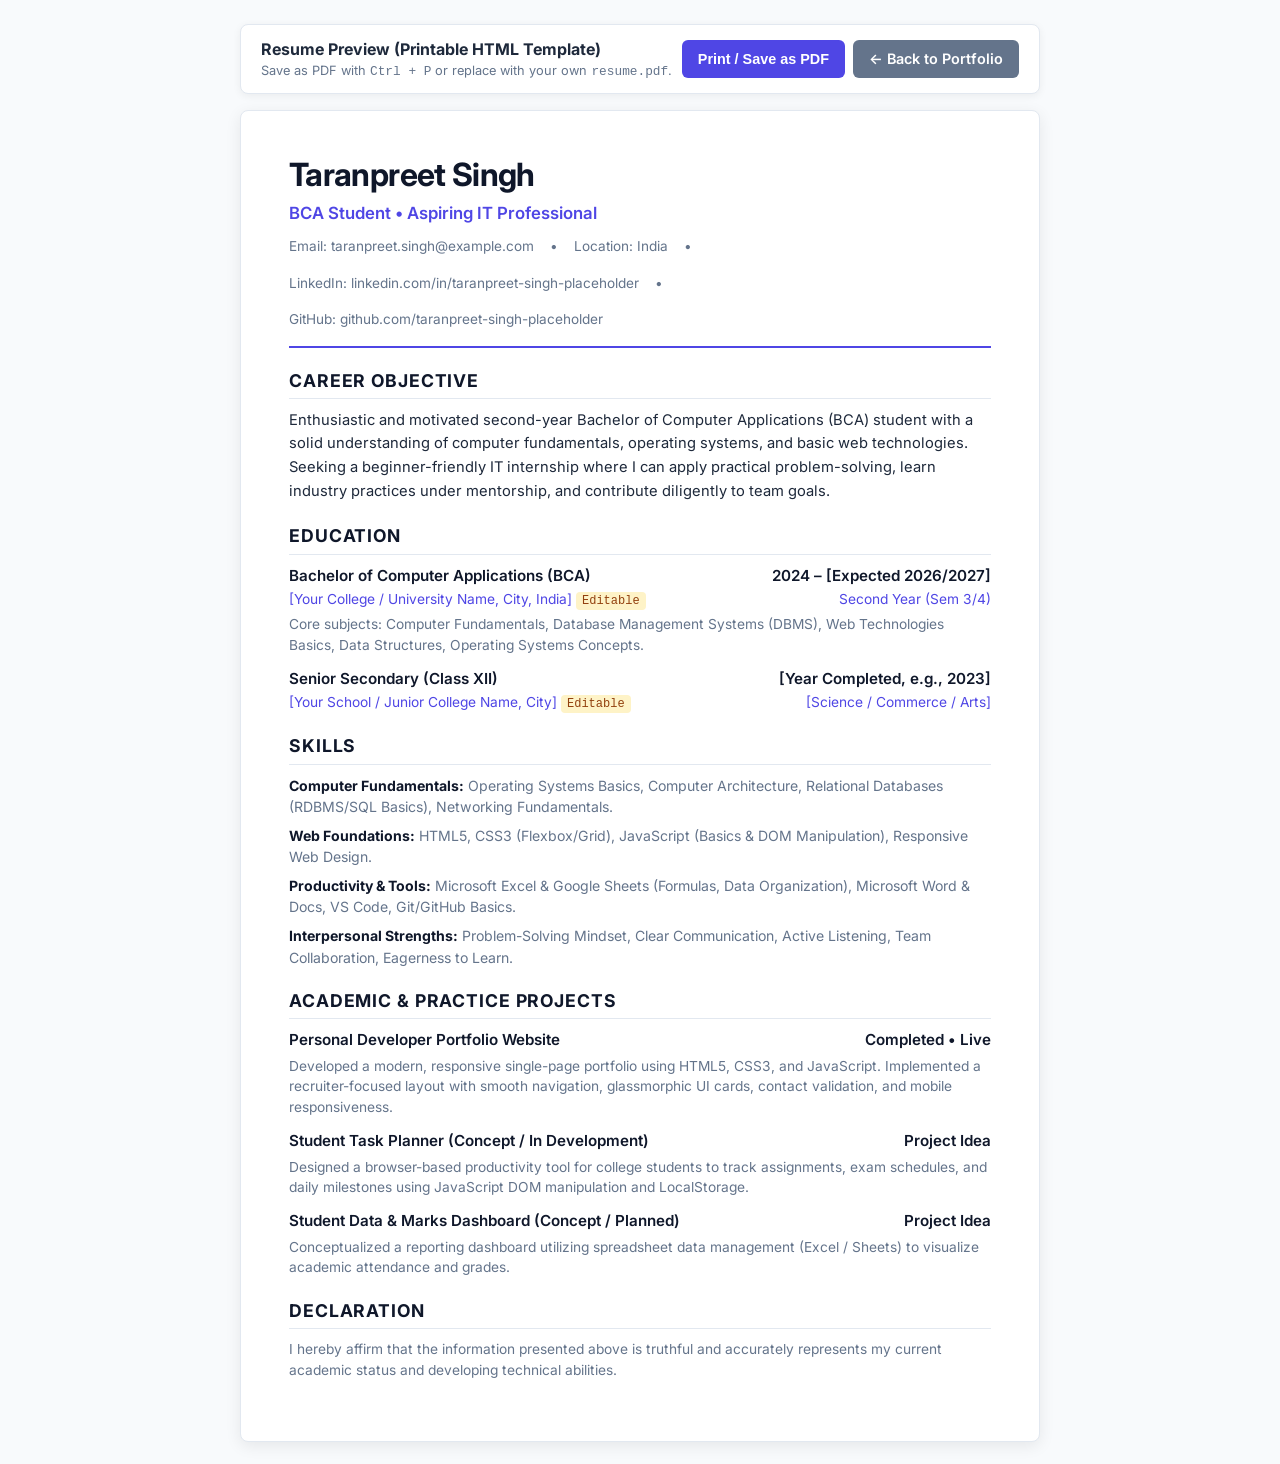
<file: Taran/js/assets/resume-sample.html>
<!DOCTYPE html>
<html lang="en">
<head>
  <meta charset="UTF-8">
  <meta name="viewport" content="width=device-width, initial-scale=1.0">
  <title>Taranpreet Singh - Resume (Placeholder / Printable)</title>
  <link rel="preconnect" href="https://fonts.googleapis.com">
  <link rel="preconnect" href="https://fonts.gstatic.com" crossorigin>
  <link href="https://fonts.googleapis.com/css2?family=Inter:wght@300;400;500;600;700&display=swap" rel="stylesheet">
  <style>
    :root {
      --primary: #4f46e5;
      --text: #1e293b;
      --text-muted: #64748b;
      --border: #e2e8f0;
      --bg-badge: #f1f5f9;
    }
    * {
      box-sizing: border-box;
      margin: 0;
      padding: 0;
    }
    body {
      font-family: 'Inter', -apple-system, BlinkMacSystemFont, "Segoe UI", Roboto, sans-serif;
      background: #f8fafc;
      color: var(--text);
      line-height: 1.5;
      padding: 24px;
    }
    .resume-toolbar {
      max-width: 800px;
      margin: 0 auto 16px;
      display: flex;
      justify-content: space-between;
      align-items: center;
      background: #ffffff;
      padding: 12px 20px;
      border-radius: 8px;
      box-shadow: 0 2px 8px rgba(0,0,0,0.06);
      border: 1px solid var(--border);
    }
    .btn-action {
      background: var(--primary);
      color: #ffffff;
      border: none;
      padding: 8px 16px;
      border-radius: 6px;
      font-weight: 600;
      cursor: pointer;
      font-size: 0.9rem;
      text-decoration: none;
      display: inline-flex;
      align-items: center;
      gap: 6px;
    }
    .btn-action:hover {
      background: #4338ca;
    }
    .resume-page {
      max-width: 800px;
      margin: 0 auto;
      background: #ffffff;
      padding: 40px 48px;
      border-radius: 8px;
      box-shadow: 0 4px 16px rgba(0,0,0,0.08);
      border: 1px solid var(--border);
    }
    .header {
      border-bottom: 2px solid var(--primary);
      padding-bottom: 16px;
      margin-bottom: 20px;
    }
    .candidate-name {
      font-size: 2rem;
      font-weight: 700;
      color: #0f172a;
      letter-spacing: -0.02em;
    }
    .candidate-title {
      font-size: 1.05rem;
      color: var(--primary);
      font-weight: 600;
      margin-top: 2px;
    }
    .contact-bar {
      display: flex;
      flex-wrap: wrap;
      gap: 16px;
      margin-top: 10px;
      font-size: 0.85rem;
      color: var(--text-muted);
    }
    .section {
      margin-bottom: 20px;
    }
    .section-heading {
      font-size: 1.1rem;
      font-weight: 700;
      color: #0f172a;
      text-transform: uppercase;
      letter-spacing: 0.05em;
      border-bottom: 1px solid var(--border);
      padding-bottom: 4px;
      margin-bottom: 10px;
    }
    .objective-text {
      font-size: 0.92rem;
      color: var(--text);
      line-height: 1.6;
    }
    .item {
      margin-bottom: 12px;
    }
    .item-header {
      display: flex;
      justify-content: space-between;
      font-weight: 600;
      font-size: 0.95rem;
      color: #0f172a;
    }
    .item-sub {
      display: flex;
      justify-content: space-between;
      font-size: 0.86rem;
      color: var(--primary);
      margin-top: 2px;
    }
    .item-description {
      font-size: 0.86rem;
      color: var(--text-muted);
      margin-top: 4px;
      line-height: 1.5;
    }
    .skills-category {
      margin-bottom: 8px;
      font-size: 0.88rem;
    }
    .skills-category strong {
      color: #0f172a;
    }
    .tag-list {
      display: inline;
      color: var(--text-muted);
    }
    .placeholder-badge {
      background: #fef3c7;
      color: #92400e;
      font-size: 0.75rem;
      padding: 2px 6px;
      border-radius: 4px;
      font-family: monospace;
    }
    @media print {
      body {
        background: #ffffff;
        padding: 0;
      }
      .resume-toolbar {
        display: none;
      }
      .resume-page {
        box-shadow: none;
        border: none;
        padding: 0;
      }
    }
  </style>
</head>
<body>

  <!-- Top Action Toolbar -->
  <div class="resume-toolbar">
    <div>
      <strong>Resume Preview (Printable HTML Template)</strong>
      <p style="font-size: 0.8rem; color: #64748b;">Save as PDF with <code>Ctrl + P</code> or replace with your own <code>resume.pdf</code>.</p>
    </div>
    <div style="display: flex; gap: 8px;">
      <button class="btn-action" onclick="window.print()">Print / Save as PDF</button>
      <a href="../index.html" class="btn-action" style="background: #64748b;">&larr; Back to Portfolio</a>
    </div>
  </div>

  <!-- Resume Sheet -->
  <div class="resume-page">
    <div class="header">
      <h1 class="candidate-name">Taranpreet Singh</h1>
      <p class="candidate-title">BCA Student &bull; Aspiring IT Professional</p>
      
      <div class="contact-bar">
        <span>Email: taranpreet.singh@example.com</span>
        <span>&bull;</span>
        <span>Location: India</span>
        <span>&bull;</span>
        <span>LinkedIn: linkedin.com/in/taranpreet-singh-placeholder</span>
        <span>&bull;</span>
        <span>GitHub: github.com/taranpreet-singh-placeholder</span>
      </div>
    </div>

    <!-- Career Objective -->
    <div class="section">
      <h2 class="section-heading">Career Objective</h2>
      <p class="objective-text">
        Enthusiastic and motivated second-year Bachelor of Computer Applications (BCA) student with a solid understanding of computer fundamentals, operating systems, and basic web technologies. Seeking a beginner-friendly IT internship where I can apply practical problem-solving, learn industry practices under mentorship, and contribute diligently to team goals.
      </p>
    </div>

    <!-- Education -->
    <div class="section">
      <h2 class="section-heading">Education</h2>
      
      <div class="item">
        <div class="item-header">
          <span>Bachelor of Computer Applications (BCA)</span>
          <span>2024 &ndash; [Expected 2026/2027]</span>
        </div>
        <div class="item-sub">
          <span>[Your College / University Name, City, India] <span class="placeholder-badge">Editable</span></span>
          <span>Second Year (Sem 3/4)</span>
        </div>
        <p class="item-description">
          Core subjects: Computer Fundamentals, Database Management Systems (DBMS), Web Technologies Basics, Data Structures, Operating Systems Concepts.
        </p>
      </div>

      <div class="item">
        <div class="item-header">
          <span>Senior Secondary (Class XII)</span>
          <span>[Year Completed, e.g., 2023]</span>
        </div>
        <div class="item-sub">
          <span>[Your School / Junior College Name, City] <span class="placeholder-badge">Editable</span></span>
          <span>[Science / Commerce / Arts]</span>
        </div>
      </div>
    </div>

    <!-- Technical & Practical Skills -->
    <div class="section">
      <h2 class="section-heading">Skills</h2>
      <div class="skills-category">
        <strong>Computer Fundamentals:</strong>
        <span class="tag-list"> Operating Systems Basics, Computer Architecture, Relational Databases (RDBMS/SQL Basics), Networking Fundamentals.</span>
      </div>
      <div class="skills-category">
        <strong>Web Foundations:</strong>
        <span class="tag-list"> HTML5, CSS3 (Flexbox/Grid), JavaScript (Basics &amp; DOM Manipulation), Responsive Web Design.</span>
      </div>
      <div class="skills-category">
        <strong>Productivity &amp; Tools:</strong>
        <span class="tag-list"> Microsoft Excel &amp; Google Sheets (Formulas, Data Organization), Microsoft Word &amp; Docs, VS Code, Git/GitHub Basics.</span>
      </div>
      <div class="skills-category">
        <strong>Interpersonal Strengths:</strong>
        <span class="tag-list"> Problem-Solving Mindset, Clear Communication, Active Listening, Team Collaboration, Eagerness to Learn.</span>
      </div>
    </div>

    <!-- Projects -->
    <div class="section">
      <h2 class="section-heading">Academic &amp; Practice Projects</h2>

      <div class="item">
        <div class="item-header">
          <span>Personal Developer Portfolio Website</span>
          <span>Completed &bull; Live</span>
        </div>
        <p class="item-description">
          Developed a modern, responsive single-page portfolio using HTML5, CSS3, and JavaScript. Implemented a recruiter-focused layout with smooth navigation, glassmorphic UI cards, contact validation, and mobile responsiveness.
        </p>
      </div>

      <div class="item">
        <div class="item-header">
          <span>Student Task Planner (Concept / In Development)</span>
          <span>Project Idea</span>
        </div>
        <p class="item-description">
          Designed a browser-based productivity tool for college students to track assignments, exam schedules, and daily milestones using JavaScript DOM manipulation and LocalStorage.
        </p>
      </div>

      <div class="item">
        <div class="item-header">
          <span>Student Data &amp; Marks Dashboard (Concept / Planned)</span>
          <span>Project Idea</span>
        </div>
        <p class="item-description">
          Conceptualized a reporting dashboard utilizing spreadsheet data management (Excel / Sheets) to visualize academic attendance and grades.
        </p>
      </div>
    </div>

    <!-- Declaration -->
    <div class="section">
      <h2 class="section-heading">Declaration</h2>
      <p class="item-description">
        I hereby affirm that the information presented above is truthful and accurately represents my current academic status and developing technical abilities.
      </p>
    </div>
  </div>

</body>
</html>
</file>
<file: Taran/css/style.css>
/* ==========================================================================
   Taranpreet Singh - Portfolio Stylesheet
   Modern Dark Theme with Purple & Teal Gradients
   ========================================================================== */

/* --- 1. CSS Variables & Design Tokens --- */
:root {
  /* Color Palette */
  --bg-dark: #080c14;
  --bg-card: rgba(16, 23, 41, 0.75);
  --bg-card-hover: rgba(24, 34, 61, 0.85);
  --bg-header: rgba(8, 12, 20, 0.85);
  --bg-input: rgba(11, 17, 31, 0.8);
  
  /* Gradients & Accents */
  --primary-purple: #8b5cf6;
  --primary-indigo: #6366f1;
  --secondary-teal: #06b6d4;
  --secondary-cyan: #0ea5e9;
  --accent-emerald: #10b981;
  --accent-amber: #f59e0b;
  
  --gradient-main: linear-gradient(135deg, #8b5cf6 0%, #06b6d4 100%);
  --gradient-hover: linear-gradient(135deg, #a78bfa 0%, #22d3ee 100%);
  --gradient-subtle: linear-gradient(135deg, rgba(139, 92, 246, 0.15) 0%, rgba(6, 182, 212, 0.15) 100%);
  --gradient-border: linear-gradient(135deg, rgba(139, 92, 246, 0.4) 0%, rgba(6, 182, 212, 0.3) 100%);

  /* Text Colors */
  --text-main: #f8fafc;
  --text-muted: #94a3b8;
  --text-subtle: #64748b;
  
  /* Borders & Shadows */
  --border-light: rgba(255, 255, 255, 0.08);
  --border-focus: rgba(139, 92, 246, 0.5);
  --shadow-sm: 0 4px 6px -1px rgba(0, 0, 0, 0.3);
  --shadow-md: 0 10px 25px -3px rgba(0, 0, 0, 0.4);
  --shadow-glow: 0 0 25px rgba(139, 92, 246, 0.25);
  --shadow-glow-teal: 0 0 25px rgba(6, 182, 212, 0.25);

  /* Typography */
  --font-main: 'Inter', -apple-system, BlinkMacSystemFont, "Segoe UI", Roboto, sans-serif;
  --font-code: 'JetBrains Mono', Consolas, "Courier New", monospace;

  /* Spacing & Transitions */
  --transition-fast: 0.2s cubic-bezier(0.4, 0, 0.2, 1);
  --transition-normal: 0.3s cubic-bezier(0.4, 0, 0.2, 1);
  --radius-sm: 8px;
  --radius-md: 12px;
  --radius-lg: 16px;
  --radius-full: 9999px;
  --nav-height: 72px;
}

/* --- 2. Base Reset & Typography --- */
*, *::before, *::after {
  box-sizing: border-box;
  margin: 0;
  padding: 0;
}

html {
  scroll-behavior: smooth;
  scroll-padding-top: calc(var(--nav-height) + 16px);
  font-size: 16px;
}

body {
  font-family: var(--font-main);
  background-color: var(--bg-dark);
  color: var(--text-main);
  line-height: 1.65;
  overflow-x: hidden;
  position: relative;
  min-height: 100vh;
  -webkit-font-smoothing: antialiased;
  -moz-osx-font-smoothing: grayscale;
}

/* Custom Scrollbar */
::-webkit-scrollbar {
  width: 10px;
}
::-webkit-scrollbar-track {
  background: var(--bg-dark);
}
::-webkit-scrollbar-thumb {
  background: #1e293b;
  border-radius: var(--radius-full);
  border: 2px solid var(--bg-dark);
}
::-webkit-scrollbar-thumb:hover {
  background: var(--primary-purple);
}

/* Ambient Background Glow Blobs */
.glow-orb {
  position: fixed;
  border-radius: 50%;
  filter: blur(120px);
  pointer-events: none;
  z-index: 0;
  opacity: 0.25;
}

.orb-1 {
  width: 500px;
  height: 500px;
  background: var(--primary-purple);
  top: -100px;
  left: -150px;
}

.orb-2 {
  width: 450px;
  height: 450px;
  background: var(--secondary-teal);
  top: 40%;
  right: -150px;
}

.orb-3 {
  width: 400px;
  height: 400px;
  background: var(--primary-indigo);
  bottom: 50px;
  left: 20%;
}

/* Common Layout Utilities */
.container {
  width: 100%;
  max-width: 1200px;
  margin: 0 auto;
  padding: 0 24px;
  position: relative;
  z-index: 1;
}

.section {
  padding: 90px 0;
  position: relative;
}

.gradient-text {
  background: var(--gradient-main);
  -webkit-background-clip: text;
  -webkit-text-fill-color: transparent;
  display: inline-block;
}

/* Glass Card */
.glass-card {
  background: var(--bg-card);
  backdrop-filter: blur(14px);
  -webkit-backdrop-filter: blur(14px);
  border: 1px solid var(--border-light);
  border-radius: var(--radius-lg);
  box-shadow: var(--shadow-sm);
  transition: transform var(--transition-normal), border-color var(--transition-normal), box-shadow var(--transition-normal);
}

.glass-card:hover {
  border-color: rgba(139, 92, 246, 0.35);
  box-shadow: var(--shadow-glow);
}

/* Section Header */
.section-header {
  text-align: center;
  max-width: 680px;
  margin: 0 auto 56px;
}

.section-tag {
  display: inline-block;
  font-size: 0.82rem;
  font-family: var(--font-code);
  font-weight: 600;
  text-transform: uppercase;
  letter-spacing: 0.1em;
  color: var(--secondary-teal);
  background: rgba(6, 182, 212, 0.1);
  padding: 4px 12px;
  border-radius: var(--radius-full);
  margin-bottom: 12px;
  border: 1px solid rgba(6, 182, 212, 0.2);
}

.section-title {
  font-size: 2.4rem;
  font-weight: 800;
  letter-spacing: -0.025em;
  margin-bottom: 14px;
}

.section-subtitle {
  font-size: 1.05rem;
  color: var(--text-muted);
}

/* --- 3. Buttons & Interactive Links --- */
.btn {
  display: inline-flex;
  align-items: center;
  justify-content: center;
  gap: 8px;
  padding: 12px 24px;
  font-size: 0.95rem;
  font-weight: 600;
  border-radius: var(--radius-md);
  text-decoration: none;
  cursor: pointer;
  border: 1px solid transparent;
  transition: all var(--transition-fast);
  white-space: nowrap;
}

.btn-icon {
  width: 18px;
  height: 18px;
}

.btn-primary {
  background: var(--gradient-main);
  color: #ffffff;
  box-shadow: 0 4px 14px rgba(139, 92, 246, 0.35);
}

.btn-primary:hover {
  background: var(--gradient-hover);
  transform: translateY(-2px);
  box-shadow: 0 6px 20px rgba(139, 92, 246, 0.5);
}

.btn-secondary {
  background: rgba(255, 255, 255, 0.05);
  color: var(--text-main);
  border: 1px solid var(--border-light);
}

.btn-secondary:hover {
  background: rgba(255, 255, 255, 0.1);
  border-color: var(--primary-purple);
  color: #ffffff;
  transform: translateY(-2px);
}

.btn-ghost {
  background: transparent;
  color: var(--text-muted);
  border: 1px solid transparent;
}

.btn-ghost:hover {
  color: #ffffff;
  background: rgba(255, 255, 255, 0.05);
  border-color: var(--border-light);
}

.btn-sm {
  padding: 8px 16px;
  font-size: 0.85rem;
  border-radius: var(--radius-sm);
}

.btn-lg {
  padding: 14px 28px;
  font-size: 1rem;
}

.btn-block {
  width: 100%;
}

.icon-small {
  width: 16px;
  height: 16px;
}

.icon-inline {
  width: 16px;
  height: 16px;
  display: inline-block;
  vertical-align: middle;
  margin-right: 6px;
  color: var(--secondary-teal);
}

/* --- 4. Site Header & Navbar --- */
.site-header {
  position: fixed;
  top: 0;
  left: 0;
  width: 100%;
  height: var(--nav-height);
  z-index: 100;
  background: var(--bg-header);
  backdrop-filter: blur(16px);
  -webkit-backdrop-filter: blur(16px);
  border-bottom: 1px solid var(--border-light);
  transition: all var(--transition-normal);
}

.site-header.scrolled {
  background: rgba(8, 12, 20, 0.95);
  box-shadow: 0 4px 20px rgba(0, 0, 0, 0.4);
}

.nav-container {
  max-width: 1200px;
  height: 100%;
  margin: 0 auto;
  padding: 0 24px;
  display: flex;
  align-items: center;
  justify-content: space-between;
}

.nav-brand {
  display: flex;
  align-items: center;
  gap: 10px;
  text-decoration: none;
  font-weight: 700;
  color: var(--text-main);
  font-size: 1.15rem;
}

.brand-badge {
  font-family: var(--font-code);
  font-size: 0.85rem;
  background: var(--gradient-subtle);
  border: 1px solid rgba(139, 92, 246, 0.3);
  color: var(--secondary-teal);
  padding: 4px 8px;
  border-radius: var(--radius-sm);
}

.brand-dot {
  color: var(--primary-purple);
}

.nav-menu {
  display: flex;
  align-items: center;
  gap: 32px;
}

.nav-links {
  display: flex;
  list-style: none;
  gap: 24px;
}

.nav-link {
  color: var(--text-muted);
  text-decoration: none;
  font-size: 0.92rem;
  font-weight: 500;
  transition: color var(--transition-fast);
  padding: 6px 0;
  position: relative;
}

.nav-link:hover,
.nav-link.active {
  color: #ffffff;
}

.nav-link.active::after {
  content: '';
  position: absolute;
  bottom: 0;
  left: 0;
  width: 100%;
  height: 2px;
  background: var(--gradient-main);
  border-radius: var(--radius-full);
}

/* Mobile Hamburger */
.hamburger-btn {
  display: none;
  background: transparent;
  border: none;
  cursor: pointer;
  padding: 8px;
  flex-direction: column;
  gap: 5px;
  z-index: 110;
}

.hamburger-line {
  display: block;
  width: 24px;
  height: 2px;
  background-color: var(--text-main);
  border-radius: 2px;
  transition: all var(--transition-normal);
}

.hamburger-btn.active .hamburger-line:nth-child(1) {
  transform: translateY(7px) rotate(45deg);
}

.hamburger-btn.active .hamburger-line:nth-child(2) {
  opacity: 0;
}

.hamburger-btn.active .hamburger-line:nth-child(3) {
  transform: translateY(-7px) rotate(-45deg);
}

/* --- 5. Hero Section --- */
.hero-section {
  padding-top: calc(var(--nav-height) + 50px);
  padding-bottom: 70px;
  min-height: calc(100vh - var(--nav-height));
  display: flex;
  align-items: center;
}

.hero-container {
  display: grid;
  grid-template-columns: 1.15fr 0.85fr;
  gap: 48px;
  align-items: center;
}

.status-pill {
  display: inline-flex;
  align-items: center;
  gap: 8px;
  background: rgba(16, 185, 129, 0.1);
  border: 1px solid rgba(16, 185, 129, 0.25);
  color: #34d399;
  font-size: 0.82rem;
  font-weight: 500;
  padding: 6px 14px;
  border-radius: var(--radius-full);
  margin-bottom: 24px;
}

.status-indicator {
  width: 8px;
  height: 8px;
  background: #10b981;
  border-radius: 50%;
  box-shadow: 0 0 10px #10b981;
  animation: pulse 2s infinite;
}

@keyframes pulse {
  0% { transform: scale(0.95); box-shadow: 0 0 0 0 rgba(16, 185, 129, 0.7); }
  70% { transform: scale(1); box-shadow: 0 0 0 8px rgba(16, 185, 129, 0); }
  100% { transform: scale(0.95); box-shadow: 0 0 0 0 rgba(16, 185, 129, 0); }
}

.hero-title {
  font-size: 3.2rem;
  font-weight: 800;
  line-height: 1.15;
  letter-spacing: -0.03em;
  margin-bottom: 16px;
}

.hero-subtitle {
  font-size: 1.25rem;
  font-weight: 500;
  color: var(--secondary-teal);
  margin-bottom: 20px;
  line-height: 1.4;
}

.hero-description {
  font-size: 1.05rem;
  color: var(--text-muted);
  line-height: 1.7;
  margin-bottom: 32px;
  max-width: 580px;
}

.hero-actions {
  display: flex;
  flex-wrap: wrap;
  gap: 14px;
  margin-bottom: 40px;
}

.hero-metrics {
  display: flex;
  align-items: center;
  gap: 24px;
  padding-top: 24px;
  border-top: 1px solid var(--border-light);
}

.metric-item {
  display: flex;
  flex-direction: column;
}

.metric-number {
  font-size: 1.4rem;
  font-weight: 800;
  color: #ffffff;
  font-family: var(--font-code);
}

.metric-label {
  font-size: 0.8rem;
  color: var(--text-muted);
}

.metric-divider {
  width: 1px;
  height: 32px;
  background: var(--border-light);
}

/* Terminal Visual Card */
.code-terminal-card {
  background: #0d121f;
  border: 1px solid rgba(139, 92, 246, 0.3);
  border-radius: var(--radius-lg);
  box-shadow: 0 20px 40px rgba(0, 0, 0, 0.6), 0 0 30px rgba(139, 92, 246, 0.15);
  overflow: hidden;
  font-family: var(--font-code);
}

.terminal-header {
  background: #090d16;
  padding: 12px 18px;
  display: flex;
  align-items: center;
  gap: 16px;
  border-bottom: 1px solid var(--border-light);
}

.terminal-dots {
  display: flex;
  gap: 6px;
}

.dot {
  width: 11px;
  height: 11px;
  border-radius: 50%;
}
.dot-red { background: #ef4444; }
.dot-yellow { background: #eab308; }
.dot-green { background: #22c55e; }

.terminal-title {
  font-size: 0.78rem;
  color: var(--text-subtle);
}

.terminal-body {
  padding: 22px;
  font-size: 0.86rem;
  line-height: 1.6;
  overflow-x: auto;
}

.code-comment { color: #64748b; }
.code-key { color: #38bdf8; }
.code-string { color: #a78bfa; }

.terminal-footer {
  padding: 10px 18px;
  background: rgba(0, 0, 0, 0.3);
  border-top: 1px solid var(--border-light);
  display: flex;
  justify-content: space-between;
  font-size: 0.75rem;
  color: var(--text-subtle);
}

.terminal-tag {
  color: #34d399;
}

/* --- 6. About Me Section --- */
.about-grid {
  display: grid;
  grid-template-columns: repeat(2, 1fr);
  gap: 24px;
  margin-bottom: 32px;
}

.about-card {
  padding: 32px;
}

.card-icon-box {
  width: 48px;
  height: 48px;
  border-radius: var(--radius-md);
  background: var(--gradient-subtle);
  border: 1px solid rgba(139, 92, 246, 0.25);
  display: flex;
  align-items: center;
  justify-content: center;
  margin-bottom: 20px;
}

.card-icon-box svg {
  width: 24px;
  height: 24px;
  color: var(--secondary-teal);
}

.card-title {
  font-size: 1.25rem;
  font-weight: 700;
  margin-bottom: 12px;
  color: #ffffff;
}

.card-text {
  font-size: 0.95rem;
  color: var(--text-muted);
  line-height: 1.7;
}

.about-banner {
  padding: 28px 36px;
  display: flex;
  align-items: center;
  justify-content: space-between;
  gap: 24px;
  background: linear-gradient(135deg, rgba(139, 92, 246, 0.1) 0%, rgba(6, 182, 212, 0.08) 100%);
  border: 1px solid rgba(139, 92, 246, 0.2);
}

.banner-heading {
  font-size: 1.1rem;
  font-weight: 600;
  color: #ffffff;
  margin-bottom: 4px;
}

.banner-subtext {
  font-size: 0.9rem;
  color: var(--text-muted);
}

/* --- 7. Education Timeline Section --- */
.timeline {
  position: relative;
  max-width: 850px;
  margin: 0 auto;
  padding-left: 32px;
}

.timeline::before {
  content: '';
  position: absolute;
  top: 10px;
  bottom: 10px;
  left: 8px;
  width: 2px;
  background: linear-gradient(to bottom, var(--primary-purple), var(--secondary-teal));
}

.timeline-item {
  position: relative;
  margin-bottom: 36px;
}

.timeline-item:last-child {
  margin-bottom: 0;
}

.timeline-dot {
  position: absolute;
  left: -32px;
  top: 24px;
  width: 18px;
  height: 18px;
  border-radius: 50%;
  background: var(--bg-dark);
  border: 3px solid var(--primary-purple);
  box-shadow: 0 0 10px var(--primary-purple);
  z-index: 2;
}

.timeline-card {
  padding: 30px;
}

.timeline-badge-row {
  display: flex;
  align-items: center;
  justify-content: space-between;
  flex-wrap: wrap;
  gap: 12px;
  margin-bottom: 14px;
}

.badge {
  font-size: 0.75rem;
  font-family: var(--font-code);
  font-weight: 600;
  padding: 4px 10px;
  border-radius: var(--radius-full);
  text-transform: uppercase;
}

.badge-primary {
  background: rgba(139, 92, 246, 0.15);
  color: #c4b5fd;
  border: 1px solid rgba(139, 92, 246, 0.3);
}

.badge-secondary {
  background: rgba(148, 163, 184, 0.1);
  color: #cbd5e1;
  border: 1px solid rgba(148, 163, 184, 0.2);
}

.timeline-year {
  font-family: var(--font-code);
  font-size: 0.85rem;
  color: var(--secondary-teal);
}

.timeline-degree {
  font-size: 1.3rem;
  font-weight: 700;
  margin-bottom: 8px;
  color: #ffffff;
}

.timeline-institution {
  font-size: 0.95rem;
  color: var(--text-muted);
  margin-bottom: 18px;
  display: flex;
  align-items: center;
}

.placeholder-text {
  color: #e2e8f0;
  background: rgba(139, 92, 246, 0.1);
  padding: 2px 6px;
  border-radius: 4px;
  border: 1px dashed rgba(139, 92, 246, 0.4);
}

.timeline-details {
  font-size: 0.92rem;
  color: var(--text-muted);
  line-height: 1.65;
}

.timeline-details p {
  margin-bottom: 8px;
}

.coursework-tags {
  display: flex;
  flex-wrap: wrap;
  gap: 8px;
  margin-top: 10px;
}

.course-tag {
  font-size: 0.8rem;
  background: rgba(255, 255, 255, 0.04);
  color: #e2e8f0;
  padding: 4px 10px;
  border-radius: var(--radius-sm);
  border: 1px solid var(--border-light);
}

.placeholder-tip {
  margin-top: 20px;
  padding: 10px 14px;
  border-radius: var(--radius-sm);
  background: rgba(6, 182, 212, 0.05);
  border: 1px solid rgba(6, 182, 212, 0.2);
  display: flex;
  align-items: center;
  gap: 10px;
  font-size: 0.82rem;
  color: var(--text-muted);
}

.placeholder-tip code {
  color: var(--secondary-teal);
  font-family: var(--font-code);
}

/* --- 8. Skills Section --- */
.skills-grid {
  display: grid;
  grid-template-columns: repeat(2, 1fr);
  gap: 24px;
}

.skill-category-card {
  padding: 30px;
}

.category-header {
  display: flex;
  align-items: center;
  gap: 16px;
  margin-bottom: 24px;
  padding-bottom: 16px;
  border-bottom: 1px solid var(--border-light);
}

.cat-icon-wrapper {
  width: 44px;
  height: 44px;
  border-radius: var(--radius-md);
  background: var(--gradient-subtle);
  border: 1px solid rgba(139, 92, 246, 0.25);
  display: flex;
  align-items: center;
  justify-content: center;
  color: var(--secondary-teal);
}

.cat-icon-wrapper svg {
  width: 22px;
  height: 22px;
}

.cat-title {
  font-size: 1.15rem;
  font-weight: 700;
  color: #ffffff;
}

.cat-level {
  font-size: 0.8rem;
  color: var(--secondary-teal);
  font-family: var(--font-code);
}

.skill-pill-list {
  list-style: none;
  display: flex;
  flex-direction: column;
  gap: 12px;
}

.skill-pill {
  display: flex;
  align-items: center;
  justify-content: space-between;
  padding: 10px 14px;
  background: rgba(255, 255, 255, 0.03);
  border: 1px solid var(--border-light);
  border-radius: var(--radius-sm);
  transition: background var(--transition-fast), border-color var(--transition-fast);
}

.skill-pill:hover {
  background: rgba(255, 255, 255, 0.06);
  border-color: rgba(139, 92, 246, 0.3);
}

.pill-dot {
  width: 6px;
  height: 6px;
  border-radius: 50%;
  background: var(--secondary-teal);
  margin-right: 10px;
  flex-shrink: 0;
}

.pill-name {
  font-size: 0.92rem;
  font-weight: 500;
  color: #f1f5f9;
  flex-grow: 1;
}

.pill-badge {
  font-size: 0.78rem;
  font-family: var(--font-code);
  color: var(--text-muted);
  background: rgba(0, 0, 0, 0.25);
  padding: 3px 8px;
  border-radius: 4px;
}

/* --- 9. Projects Section --- */
.projects-grid {
  display: grid;
  grid-template-columns: repeat(3, 1fr);
  gap: 24px;
}

.project-card {
  display: flex;
  flex-direction: column;
  padding: 28px;
  height: 100%;
}

.project-card-header {
  display: flex;
  align-items: center;
  justify-content: space-between;
  margin-bottom: 18px;
}

.project-status-badge {
  display: inline-flex;
  align-items: center;
  gap: 6px;
  font-size: 0.74rem;
  font-family: var(--font-code);
  font-weight: 600;
  padding: 4px 10px;
  border-radius: var(--radius-full);
}

.badge-dot {
  width: 6px;
  height: 6px;
  border-radius: 50%;
}

.status-completed {
  background: rgba(16, 185, 129, 0.12);
  color: #34d399;
  border: 1px solid rgba(16, 185, 129, 0.3);
}
.status-completed .badge-dot {
  background: #10b981;
  box-shadow: 0 0 6px #10b981;
}

.status-in-progress {
  background: rgba(245, 158, 11, 0.12);
  color: #fbbf24;
  border: 1px solid rgba(245, 158, 11, 0.3);
}
.status-in-progress .badge-dot {
  background: #f59e0b;
}

.status-concept {
  background: rgba(139, 92, 246, 0.12);
  color: #c4b5fd;
  border: 1px solid rgba(139, 92, 246, 0.3);
}
.status-concept .badge-dot {
  background: #8b5cf6;
}

.project-category {
  font-size: 0.75rem;
  color: var(--text-subtle);
  font-family: var(--font-code);
}

.project-body {
  flex-grow: 1;
}

.project-title {
  font-size: 1.25rem;
  font-weight: 700;
  color: #ffffff;
  margin-bottom: 12px;
}

.project-description {
  font-size: 0.9rem;
  color: var(--text-muted);
  line-height: 1.65;
  margin-bottom: 20px;
}

.project-tags {
  display: flex;
  flex-wrap: wrap;
  gap: 6px;
  margin-bottom: 24px;
}

.tech-tag {
  font-size: 0.76rem;
  font-family: var(--font-code);
  background: rgba(255, 255, 255, 0.04);
  color: #cbd5e1;
  padding: 3px 8px;
  border-radius: 4px;
  border: 1px solid var(--border-light);
}

.project-footer {
  display: flex;
  align-items: center;
  justify-content: space-between;
  padding-top: 16px;
  border-top: 1px solid var(--border-light);
}

.project-link {
  display: inline-flex;
  align-items: center;
  gap: 6px;
  font-size: 0.85rem;
  font-weight: 600;
  color: var(--text-muted);
  text-decoration: none;
  transition: color var(--transition-fast);
}

.project-link svg {
  width: 16px;
  height: 16px;
}

.project-link:hover {
  color: #ffffff;
}

.project-link-accent {
  color: var(--secondary-teal);
}

.project-link-accent:hover {
  color: #22d3ee;
}

.project-link-disabled {
  opacity: 0.55;
  cursor: not-allowed;
  pointer-events: none;
}

.project-link-badge {
  font-size: 0.75rem;
  font-family: var(--font-code);
  color: var(--text-subtle);
  font-style: italic;
}

/* --- 10. Resume Section --- */
.resume-wrapper {
  max-width: 900px;
  margin: 0 auto;
  padding: 40px;
  display: grid;
  grid-template-columns: 1.3fr 0.9fr;
  gap: 36px;
  align-items: center;
  background: linear-gradient(135deg, rgba(16, 23, 41, 0.85) 0%, rgba(26, 36, 64, 0.6) 100%);
}

.resume-info {
  display: flex;
  gap: 24px;
}

.resume-icon-badge {
  width: 56px;
  height: 56px;
  border-radius: var(--radius-md);
  background: var(--gradient-subtle);
  border: 1px solid rgba(139, 92, 246, 0.3);
  display: flex;
  align-items: center;
  justify-content: center;
  flex-shrink: 0;
  color: var(--primary-purple);
}

.resume-icon-badge svg {
  width: 28px;
  height: 28px;
}

.resume-candidate-name {
  font-size: 1.4rem;
  font-weight: 700;
  color: #ffffff;
  margin-bottom: 4px;
}

.resume-candidate-title {
  font-size: 0.88rem;
  color: var(--secondary-teal);
  margin-bottom: 16px;
  font-family: var(--font-code);
}

.resume-highlights {
  list-style: none;
  display: flex;
  flex-direction: column;
  gap: 8px;
  font-size: 0.9rem;
  color: var(--text-muted);
}

.check-icon {
  color: var(--accent-emerald);
  font-weight: bold;
  margin-right: 6px;
}

.resume-action-box {
  display: flex;
  flex-direction: column;
  align-items: center;
  text-align: center;
  gap: 14px;
  padding: 24px;
  background: rgba(0, 0, 0, 0.2);
  border: 1px dashed rgba(139, 92, 246, 0.35);
  border-radius: var(--radius-md);
}

.resume-note {
  font-size: 0.78rem;
  color: var(--text-subtle);
  line-height: 1.5;
}

.resume-note code {
  color: var(--secondary-teal);
  font-family: var(--font-code);
}

/* --- 11. Contact Section --- */
.recruiter-banner {
  max-width: 900px;
  margin: 0 auto 40px;
  padding: 18px 24px;
  display: flex;
  align-items: center;
  gap: 16px;
  background: linear-gradient(90deg, rgba(139, 92, 246, 0.15), rgba(6, 182, 212, 0.15));
  border: 1px solid rgba(6, 182, 212, 0.3);
}

.banner-icon-pulse {
  width: 40px;
  height: 40px;
  border-radius: 50%;
  background: rgba(6, 182, 212, 0.2);
  display: flex;
  align-items: center;
  justify-content: center;
  flex-shrink: 0;
  color: var(--secondary-teal);
}

.banner-icon-pulse svg {
  width: 20px;
  height: 20px;
}

.recruiter-statement {
  font-size: 0.98rem;
  color: #ffffff;
  line-height: 1.5;
}

.recruiter-statement strong {
  color: var(--secondary-teal);
}

.contact-grid {
  display: grid;
  grid-template-columns: 1fr 1.25fr;
  gap: 32px;
  max-width: 1050px;
  margin: 0 auto;
}

.contact-info-column {
  display: flex;
  flex-direction: column;
  gap: 18px;
}

.contact-card {
  padding: 22px;
  display: flex;
  gap: 18px;
  align-items: flex-start;
}

.contact-icon-box {
  width: 44px;
  height: 44px;
  border-radius: var(--radius-md);
  background: var(--gradient-subtle);
  border: 1px solid rgba(139, 92, 246, 0.25);
  display: flex;
  align-items: center;
  justify-content: center;
  flex-shrink: 0;
  color: var(--secondary-teal);
}

.contact-icon-box svg {
  width: 22px;
  height: 22px;
}

.contact-card-content {
  flex-grow: 1;
}

.contact-method-title {
  font-size: 0.95rem;
  font-weight: 600;
  color: #ffffff;
  margin-bottom: 4px;
}

.contact-method-value {
  font-size: 0.88rem;
  font-family: var(--font-code);
  color: var(--text-muted);
  word-break: break-all;
  margin-bottom: 10px;
}

.contact-card-actions {
  display: flex;
  align-items: center;
  gap: 14px;
}

.btn-text-link {
  font-size: 0.85rem;
  font-weight: 600;
  color: var(--secondary-teal);
  text-decoration: none;
  transition: color var(--transition-fast);
}

.btn-text-link:hover {
  color: #67e8f9;
  text-decoration: underline;
}

.btn-copy {
  display: inline-flex;
  align-items: center;
  gap: 5px;
  background: rgba(255, 255, 255, 0.05);
  border: 1px solid var(--border-light);
  color: var(--text-muted);
  font-size: 0.75rem;
  font-family: var(--font-code);
  padding: 4px 10px;
  border-radius: var(--radius-sm);
  cursor: pointer;
  transition: all var(--transition-fast);
}

.btn-copy:hover {
  background: rgba(255, 255, 255, 0.1);
  color: #ffffff;
  border-color: var(--primary-purple);
}

/* Contact Form Column */
.contact-form-column {
  padding: 36px;
}

.form-title {
  font-size: 1.35rem;
  font-weight: 700;
  color: #ffffff;
  margin-bottom: 6px;
}

.form-subtitle {
  font-size: 0.9rem;
  color: var(--text-muted);
  margin-bottom: 24px;
}

.form-group {
  margin-bottom: 20px;
}

.form-label {
  display: block;
  font-size: 0.85rem;
  font-weight: 500;
  color: var(--text-main);
  margin-bottom: 8px;
}

.form-input {
  width: 100%;
  padding: 12px 16px;
  background: var(--bg-input);
  border: 1px solid var(--border-light);
  border-radius: var(--radius-sm);
  color: #ffffff;
  font-size: 0.92rem;
  font-family: var(--font-main);
  transition: all var(--transition-fast);
}

.form-input:focus {
  outline: none;
  border-color: var(--primary-purple);
  box-shadow: 0 0 0 3px rgba(139, 92, 246, 0.2);
  background: rgba(14, 22, 40, 0.9);
}

.form-input::placeholder {
  color: #475569;
}

.form-textarea {
  resize: vertical;
  min-height: 110px;
}

.field-error {
  display: block;
  font-size: 0.78rem;
  color: #f87171;
  margin-top: 6px;
  min-height: 18px;
}

/* --- 12. Site Footer --- */
.site-footer {
  background: #05080e;
  border-top: 1px solid var(--border-light);
  padding: 50px 0 30px;
  margin-top: 60px;
}

.footer-container {
  display: flex;
  flex-direction: column;
  gap: 32px;
}

.footer-top {
  display: flex;
  justify-content: space-between;
  align-items: center;
  flex-wrap: wrap;
  gap: 24px;
  padding-bottom: 30px;
  border-bottom: 1px solid rgba(255, 255, 255, 0.05);
}

.footer-brand .brand-name {
  font-size: 1.15rem;
  font-weight: 700;
  color: #ffffff;
  margin-left: 8px;
}

.footer-tagline {
  font-size: 0.85rem;
  color: var(--text-muted);
  margin-top: 6px;
}

.footer-links {
  display: flex;
  list-style: none;
  gap: 20px;
  flex-wrap: wrap;
}

.footer-links a {
  color: var(--text-muted);
  text-decoration: none;
  font-size: 0.88rem;
  transition: color var(--transition-fast);
}

.footer-links a:hover {
  color: var(--secondary-teal);
}

.footer-bottom {
  display: flex;
  justify-content: space-between;
  align-items: center;
  flex-wrap: wrap;
  gap: 16px;
  font-size: 0.84rem;
  color: var(--text-subtle);
}

/* --- 13. Toast Notification --- */
.toast-notification {
  position: fixed;
  bottom: 24px;
  right: 24px;
  background: #111827;
  border: 1px solid rgba(139, 92, 246, 0.4);
  color: #ffffff;
  padding: 12px 20px;
  border-radius: var(--radius-md);
  box-shadow: 0 10px 30px rgba(0, 0, 0, 0.5), 0 0 20px rgba(139, 92, 246, 0.2);
  display: flex;
  align-items: center;
  gap: 10px;
  font-size: 0.88rem;
  z-index: 9999;
  transform: translateY(120%);
  opacity: 0;
  transition: all 0.35s cubic-bezier(0.16, 1, 0.3, 1);
  pointer-events: none;
}

.toast-notification.show {
  transform: translateY(0);
  opacity: 1;
  pointer-events: auto;
}

.toast-icon {
  display: inline-flex;
  align-items: center;
  justify-content: center;
  width: 22px;
  height: 22px;
  border-radius: 50%;
  background: var(--accent-emerald);
  color: #ffffff;
  font-size: 0.75rem;
  font-weight: bold;
}

/* --- 14. Responsive Breakpoints --- */
@media (max-width: 992px) {
  .hero-container {
    grid-template-columns: 1fr;
    text-align: left;
    gap: 40px;
  }

  .hero-visual {
    max-width: 600px;
    margin: 0 auto;
    width: 100%;
  }

  .about-grid {
    grid-template-columns: 1fr;
  }

  .skills-grid {
    grid-template-columns: 1fr;
  }

  .projects-grid {
    grid-template-columns: 1fr;
  }

  .resume-wrapper {
    grid-template-columns: 1fr;
  }

  .contact-grid {
    grid-template-columns: 1fr;
  }
}

@media (max-width: 768px) {
  .section {
    padding: 60px 0;
  }

  .hero-title {
    font-size: 2.3rem;
  }

  .hero-subtitle {
    font-size: 1.05rem;
  }

  .section-title {
    font-size: 1.85rem;
  }

  /* Hamburger & Mobile Menu Slide */
  .hamburger-btn {
    display: flex;
  }

  .nav-menu {
    position: fixed;
    top: 0;
    right: -100%;
    width: 280px;
    height: 100vh;
    background: #0d1322;
    border-left: 1px solid var(--border-light);
    flex-direction: column;
    align-items: flex-start;
    padding: calc(var(--nav-height) + 24px) 24px 32px;
    box-shadow: -10px 0 30px rgba(0, 0, 0, 0.7);
    transition: right 0.35s cubic-bezier(0.4, 0, 0.2, 1);
    z-index: 105;
  }

  .nav-menu.open {
    right: 0;
  }

  .nav-links {
    flex-direction: column;
    gap: 16px;
    width: 100%;
  }

  .nav-link {
    display: block;
    font-size: 1.05rem;
    padding: 8px 0;
  }

  .nav-cta-wrapper {
    margin-top: 24px;
    width: 100%;
  }

  .nav-cta-wrapper .btn {
    width: 100%;
  }

  /* Overlay */
  .menu-overlay {
    position: fixed;
    top: 0;
    left: 0;
    width: 100%;
    height: 100%;
    background: rgba(0, 0, 0, 0.65);
    backdrop-filter: blur(4px);
    z-index: 102;
    opacity: 0;
    visibility: hidden;
    transition: opacity 0.3s ease, visibility 0.3s ease;
  }

  .menu-overlay.active {
    opacity: 1;
    visibility: visible;
  }

  .hero-actions {
    flex-direction: column;
  }

  .hero-actions .btn {
    width: 100%;
  }

  .hero-metrics {
    flex-wrap: wrap;
    gap: 16px;
  }

  .about-banner {
    flex-direction: column;
    align-items: flex-start;
  }

  .timeline {
    padding-left: 24px;
  }

  .timeline-dot {
    left: -24px;
  }

  .contact-form-column {
    padding: 24px;
  }
}

@media (max-width: 480px) {
  .container {
    padding: 0 16px;
  }

  .hero-title {
    font-size: 1.95rem;
  }

  .toast-notification {
    left: 16px;
    right: 16px;
    bottom: 16px;
  }
}
</file>
